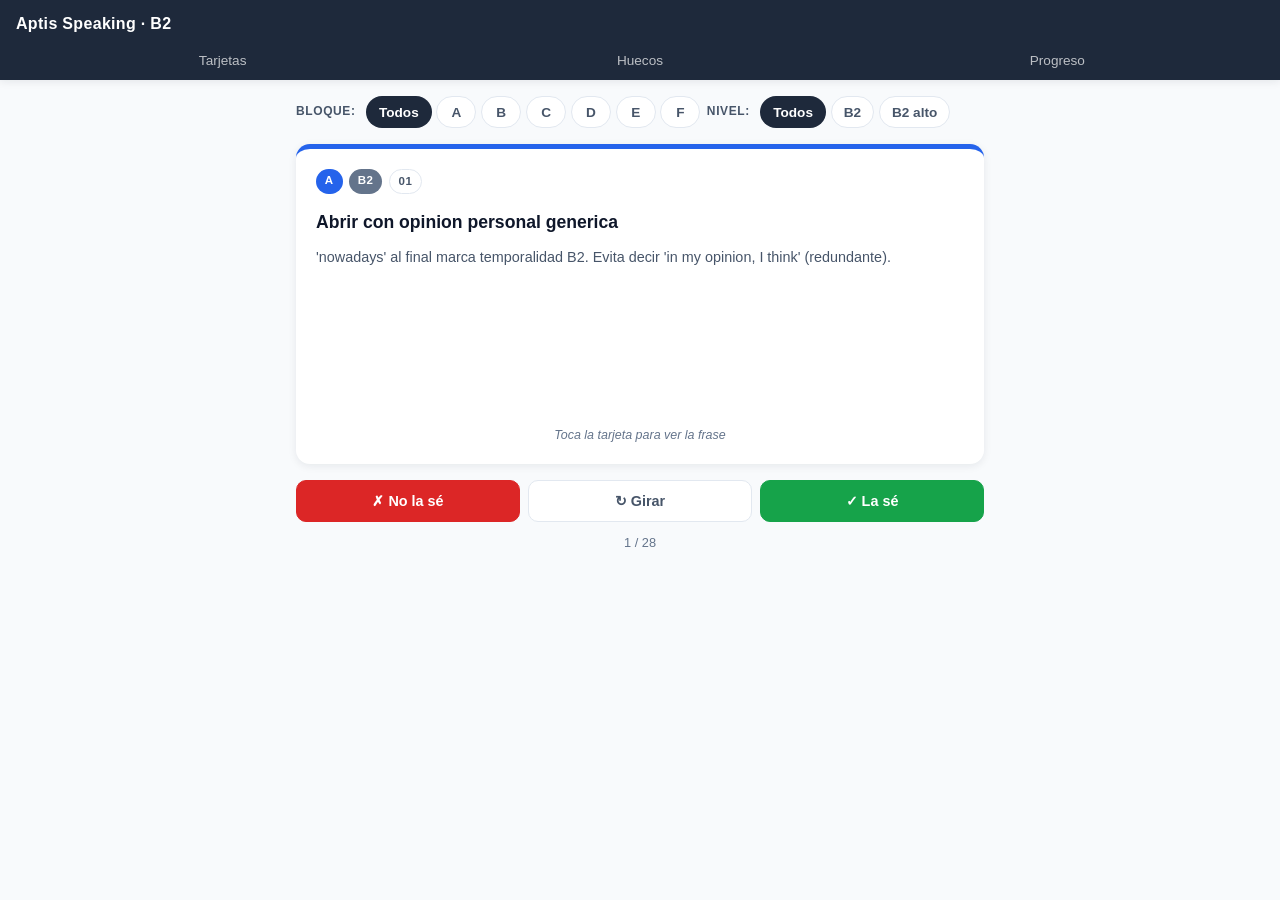
<file: v1/index.html>
<!DOCTYPE html>
<html lang="es">
<head>
  <meta charset="UTF-8">
  <meta name="viewport" content="width=device-width, initial-scale=1.0, maximum-scale=1.0">
  <meta name="theme-color" content="#1e293b">
  <title>Aptis Speaking · Frases-molde B2</title>
  <link rel="stylesheet" href="css/style.css">
</head>
<body>

  <!-- Cabecera con navegacion entre vistas -->
  <header class="app-header">
    <h1 class="app-title">Aptis Speaking · B2</h1>
    <nav class="tabs" role="tablist" aria-label="Vistas de la app">
      <button class="tab" data-view="cards"     role="tab" aria-selected="true">Tarjetas</button>
      <button class="tab" data-view="practice"  role="tab" aria-selected="false">Huecos</button>
      <button class="tab" data-view="dashboard" role="tab" aria-selected="false">Progreso</button>
    </nav>
  </header>

  <main class="app-main">

    <!-- VISTA 1: TARJETAS -->
    <section id="view-cards" class="view view-active" aria-label="Tarjetas de estudio">
      <div class="filters">
        <label class="filter-label">Bloque:</label>
        <div class="block-filter" id="block-filter">
          <button class="block-btn active" data-block="ALL">Todos</button>
          <button class="block-btn" data-block="A" style="--bc:#2563eb">A</button>
          <button class="block-btn" data-block="B" style="--bc:#16a34a">B</button>
          <button class="block-btn" data-block="C" style="--bc:#ca8a04">C</button>
          <button class="block-btn" data-block="D" style="--bc:#9333ea">D</button>
          <button class="block-btn" data-block="E" style="--bc:#dc2626">E</button>
          <button class="block-btn" data-block="F" style="--bc:#475569">F</button>
        </div>
        <label class="filter-label">Nivel:</label>
        <div class="level-filter" id="level-filter">
          <button class="level-btn active" data-level="ALL">Todos</button>
          <button class="level-btn" data-level="b2">B2</button>
          <button class="level-btn" data-level="b2-high">B2 alto</button>
        </div>
      </div>

      <div class="card-stage">
        <div class="card" id="card" tabindex="0">
          <!-- ANVERSO -->
          <div class="card-face card-front">
            <div class="card-badges">
              <span class="badge badge-block" id="card-block">A</span>
              <span class="badge badge-level" id="card-level">B2</span>
              <span class="badge badge-id"    id="card-id">01</span>
            </div>
            <div class="card-body">
              <p class="card-function" id="card-function">Función</p>
              <p class="card-trick" id="card-trick">Truco</p>
              <p class="card-hint">Toca la tarjeta para ver la frase</p>
            </div>
          </div>
          <!-- REVERSO -->
          <div class="card-face card-back">
            <div class="card-badges">
              <span class="badge badge-block" id="card-block-b">A</span>
              <span class="badge badge-id"    id="card-id-b">01</span>
            </div>
            <p class="card-template" id="card-template">Frase</p>
            <button class="btn-listen" id="btn-listen" type="button" aria-label="Escuchar frase">
              🔊 Escuchar
            </button>
          </div>
        </div>
      </div>

      <div class="card-actions">
        <button class="btn btn-no"  id="btn-no"  type="button">✗ No la sé</button>
        <button class="btn btn-flip" id="btn-flip" type="button">↻ Girar</button>
        <button class="btn btn-yes" id="btn-yes" type="button">✓ La sé</button>
      </div>

      <p class="card-counter" id="card-counter">— / —</p>
    </section>

    <!-- VISTA 2: HUECOS -->
    <section id="view-practice" class="view" aria-label="Ejercicios de huecos">
      <div class="filters">
        <label class="filter-label">Bloque:</label>
        <div class="block-filter" id="block-filter-practice">
          <button class="block-btn active" data-block="ALL">Todos</button>
          <button class="block-btn" data-block="A" style="--bc:#2563eb">A</button>
          <button class="block-btn" data-block="B" style="--bc:#16a34a">B</button>
          <button class="block-btn" data-block="C" style="--bc:#ca8a04">C</button>
          <button class="block-btn" data-block="D" style="--bc:#9333ea">D</button>
          <button class="block-btn" data-block="E" style="--bc:#dc2626">E</button>
          <button class="block-btn" data-block="F" style="--bc:#475569">F</button>
        </div>
      </div>

      <div class="practice-stage">
        <div class="practice-badges">
          <span class="badge badge-block" id="practice-block">A</span>
          <span class="badge badge-id" id="practice-id">01</span>
        </div>
        <p class="practice-function" id="practice-function">Función</p>
        <p class="practice-sentence" id="practice-sentence"></p>
        <div class="practice-feedback" id="practice-feedback" aria-live="polite"></div>
      </div>

      <div class="practice-actions">
        <button class="btn btn-check" id="btn-check" type="button">Comprobar</button>
        <button class="btn btn-next"  id="btn-next"  type="button">Siguiente →</button>
      </div>

      <p class="card-counter" id="practice-counter">— / —</p>
    </section>

    <!-- VISTA 3: DASHBOARD -->
    <section id="view-dashboard" class="view" aria-label="Progreso">
      <div class="dash-summary">
        <div class="dash-card">
          <span class="dash-label">Frases "La sé"</span>
          <span class="dash-value" id="dash-known">0 / 28</span>
        </div>
        <div class="dash-card">
          <span class="dash-label">Aciertos en huecos</span>
          <span class="dash-value" id="dash-accuracy">— %</span>
        </div>
        <div class="dash-card">
          <span class="dash-label">Estado SCORM</span>
          <span class="dash-value" id="dash-status">—</span>
        </div>
      </div>

      <h2 class="dash-section">Progreso por bloque</h2>
      <div class="dash-blocks" id="dash-blocks"></div>

      <div class="dash-actions">
        <button class="btn btn-reset" id="btn-reset" type="button">Reiniciar progreso</button>
      </div>

      <p class="dash-note">
        El progreso se guarda automáticamente. En Moodle se sincroniza con SCORM;
        fuera de Moodle queda en este navegador.
      </p>
    </section>

  </main>

  <!-- API SCORM 1.2 (puede inyectarla Moodle como window.API) -->
  <script src="js/scorm.js"></script>
  <script src="js/app.js"></script>
</body>
</html>
</file>
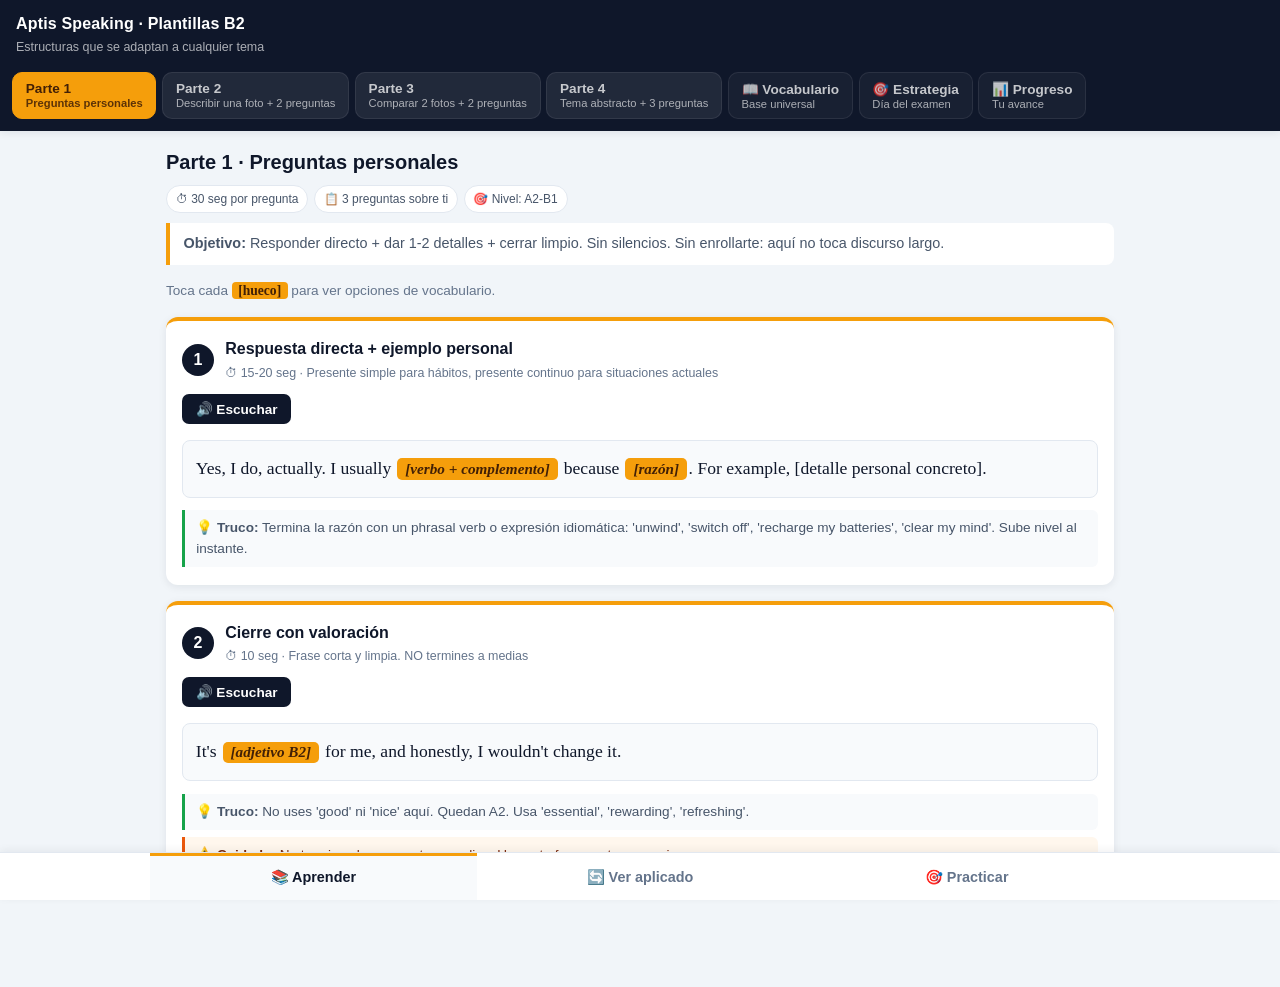
<file: v2/index.html>
<!DOCTYPE html>
<html lang="es">
<head>
  <meta charset="UTF-8">
  <meta name="viewport" content="width=device-width, initial-scale=1.0">
  <meta name="theme-color" content="#0f172a">
  <title>Aptis Speaking · Plantillas B2</title>
  <link rel="stylesheet" href="css/style.css">
</head>
<body>

  <header class="app-header">
    <div class="header-row">
      <h1 class="app-title">Aptis Speaking · Plantillas B2</h1>
      <p class="app-subtitle" id="app-subtitle">Estructuras que se adaptan a cualquier tema</p>
    </div>

    <!-- Navegación de partes -->
    <nav class="part-nav" id="part-nav" role="tablist" aria-label="Partes del examen">
      <!-- Se rellena dinámicamente: Parte 1, 2, 3, 4, Vocabulario, Estrategia, Progreso -->
    </nav>
  </header>

  <main class="app-main" id="app-main">
    <!-- El contenido se monta aquí dinámicamente según la parte/sección seleccionada -->
    <p class="loading">Cargando contenido…</p>
  </main>

  <!-- Pie discreto con selector de modo (solo visible en partes 1-4) -->
  <footer class="mode-footer" id="mode-footer" hidden>
    <div class="mode-tabs" role="tablist" aria-label="Modo de estudio">
      <button class="mode-tab active" data-mode="aprender"   role="tab">📚 Aprender</button>
      <button class="mode-tab"        data-mode="aplicado"   role="tab">🔄 Ver aplicado</button>
      <button class="mode-tab"        data-mode="practicar"  role="tab">🎯 Practicar</button>
    </div>
  </footer>

  <script src="js/scorm.js"></script>
  <script src="js/app.js"></script>
</body>
</html>
</file>
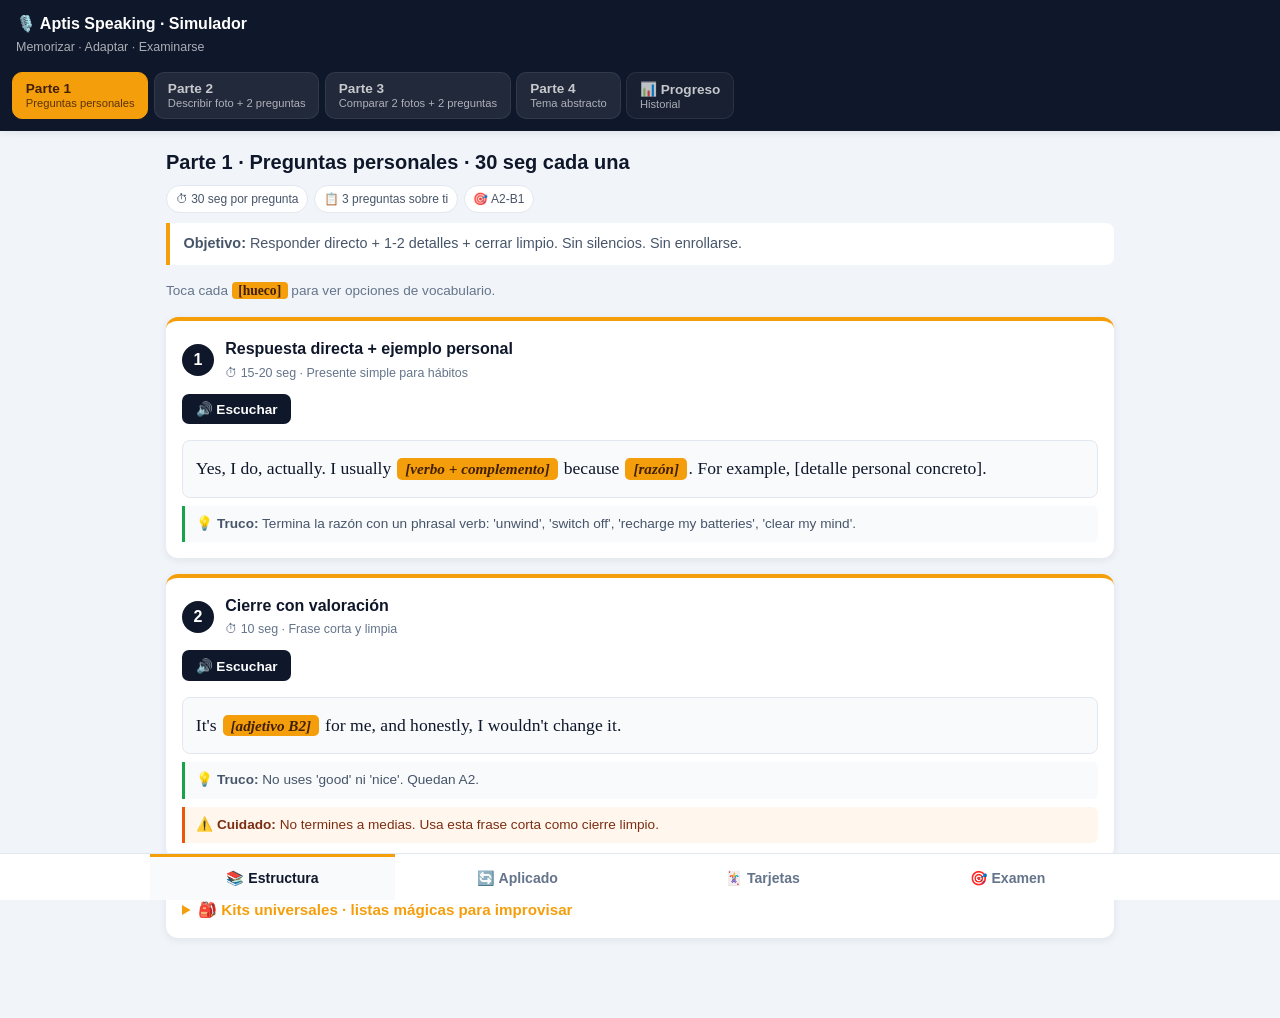
<file: v3/index.html>
<!DOCTYPE html>
<html lang="es">
<head>
  <meta charset="UTF-8">
  <meta name="viewport" content="width=device-width, initial-scale=1.0">
  <meta name="theme-color" content="#0f172a">
  <title>Aptis Speaking · Simulador</title>
  <link rel="stylesheet" href="css/style.css">
</head>
<body>

  <header class="app-header">
    <div class="header-row">
      <h1 class="app-title">🎙️ Aptis Speaking · Simulador</h1>
      <p class="app-subtitle">Memorizar · Adaptar · Examinarse</p>
    </div>
    <nav class="part-nav" id="part-nav" role="tablist" aria-label="Secciones"></nav>
  </header>

  <main class="app-main" id="app-main">
    <p class="loading">Cargando…</p>
  </main>

  <!-- Footer con tabs de modo (solo visible en partes) -->
  <footer class="mode-footer" id="mode-footer" hidden>
    <div class="mode-tabs" role="tablist" aria-label="Modo">
      <button class="mode-tab active" data-mode="estructura" role="tab">📚 Estructura</button>
      <button class="mode-tab"        data-mode="aplicado"   role="tab">🔄 Aplicado</button>
      <button class="mode-tab"        data-mode="tarjetas"   role="tab">🃏 Tarjetas</button>
      <button class="mode-tab"        data-mode="examen"     role="tab">🎯 Examen</button>
    </div>
  </footer>

  <script src="js/scorm.js"></script>
  <script src="js/examen.js"></script>
  <script src="js/motor.js"></script>
</body>
</html>
</file>
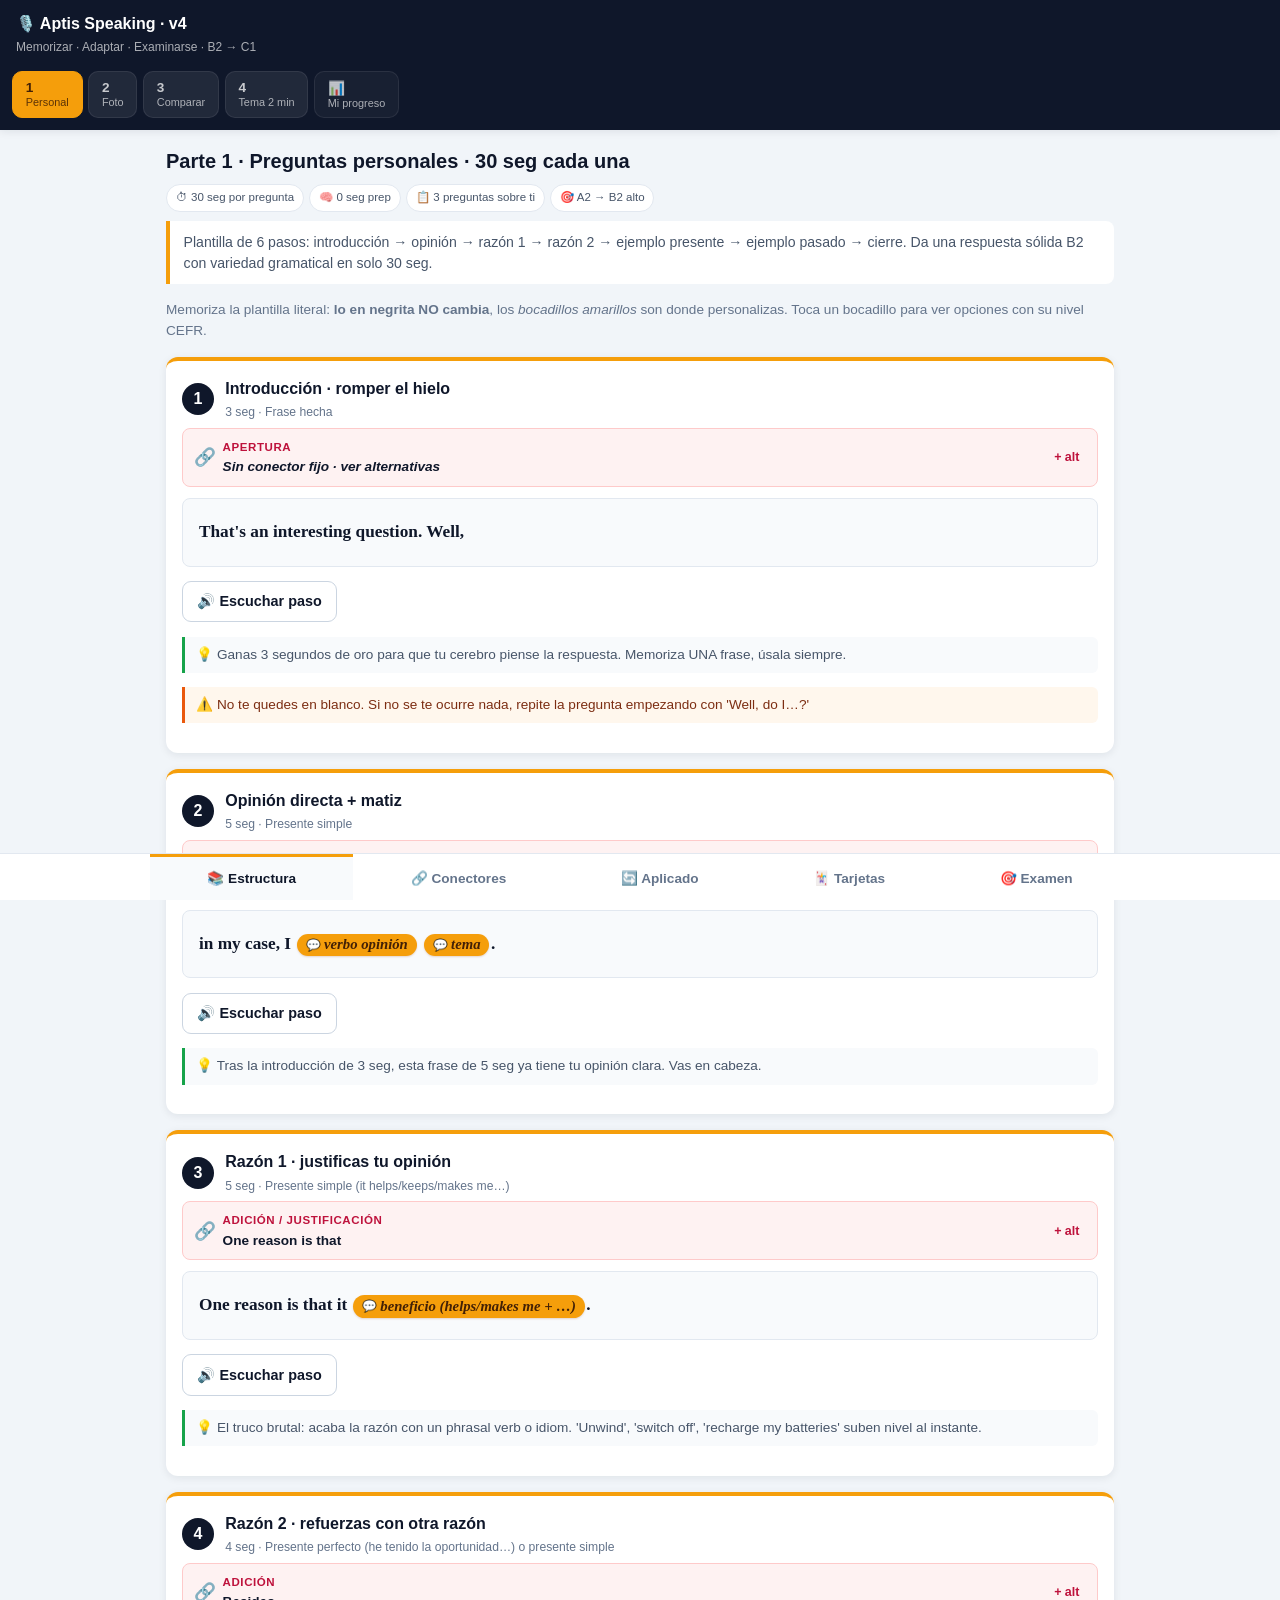
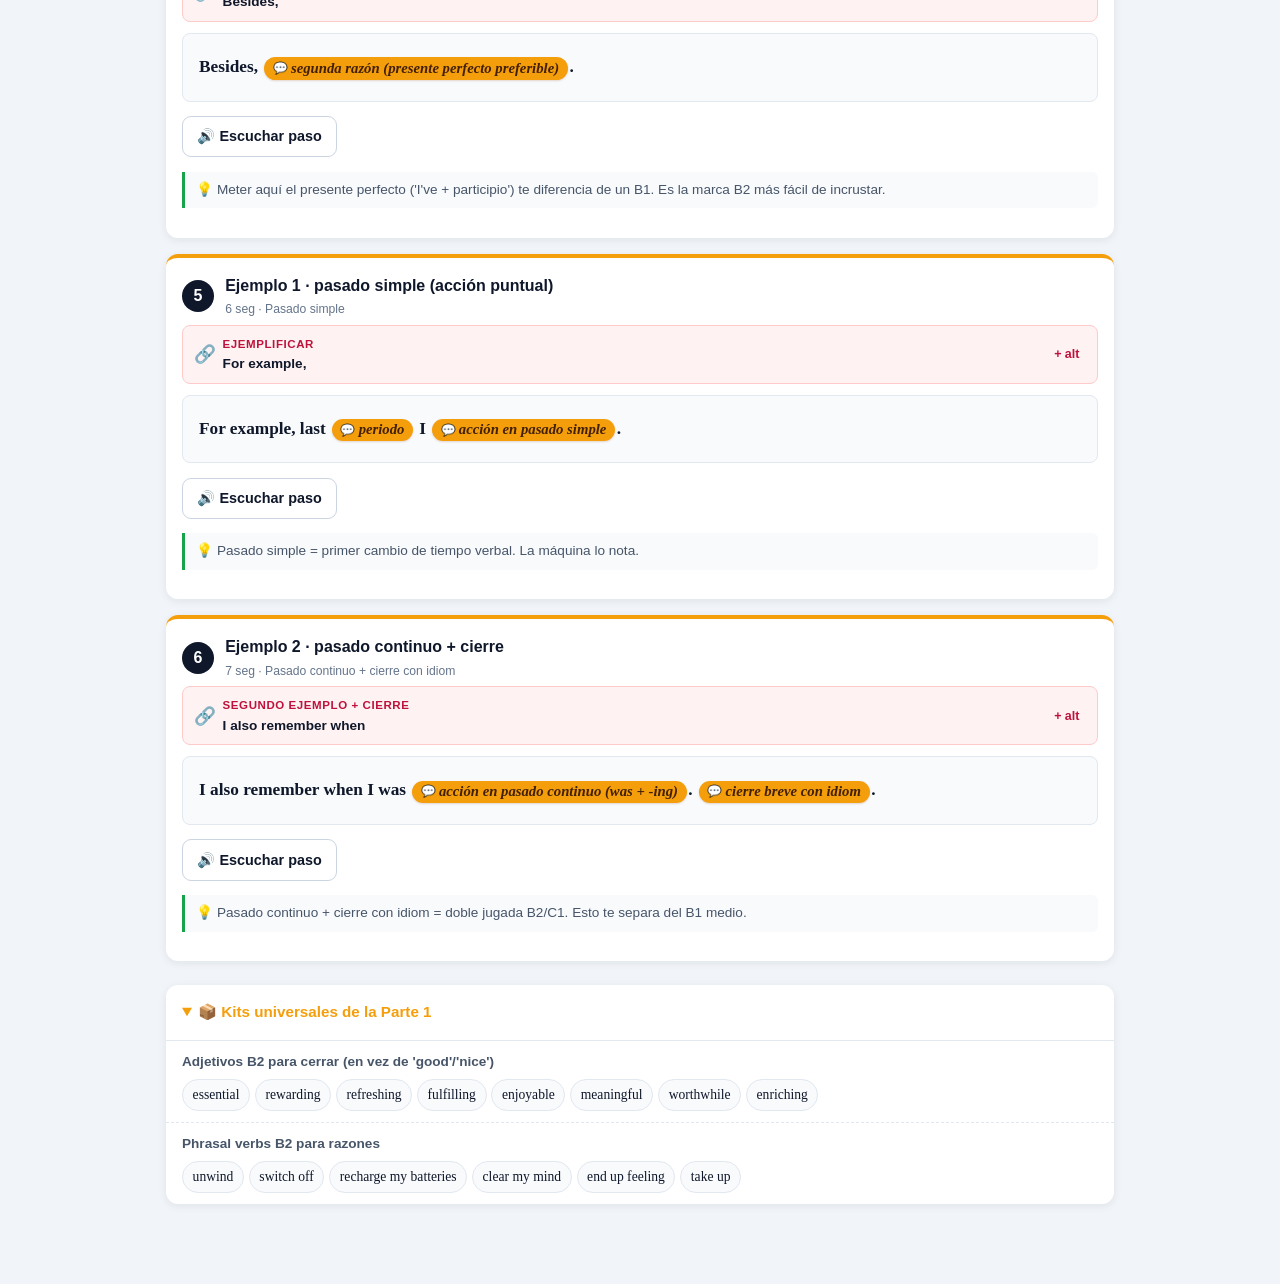
<file: v4/index.html>
<!DOCTYPE html>
<html lang="es">
<head>
  <meta charset="UTF-8">
  <meta name="viewport" content="width=device-width, initial-scale=1.0">
  <meta name="theme-color" content="#0f172a">
  <title>Aptis Speaking · Simulador v4</title>
  <link rel="stylesheet" href="css/style.css">
</head>
<body>

  <header class="app-header">
    <div class="header-row">
      <h1 class="app-title">🎙️ Aptis Speaking · v4</h1>
      <p class="app-subtitle">Memorizar · Adaptar · Examinarse · B2 → C1</p>
    </div>
    <nav class="part-nav" id="part-nav" role="tablist" aria-label="Secciones"></nav>
  </header>

  <main class="app-main" id="app-main">
    <p class="loading">Cargando…</p>
  </main>

  <footer class="mode-footer" id="mode-footer" hidden>
    <div class="mode-tabs" role="tablist" aria-label="Modo">
      <button class="mode-tab active" data-mode="estructura" role="tab">📚 Estructura</button>
      <button class="mode-tab"        data-mode="conectores"  role="tab">🔗 Conectores</button>
      <button class="mode-tab"        data-mode="aplicado"    role="tab">🔄 Aplicado</button>
      <button class="mode-tab"        data-mode="tarjetas"    role="tab">🃏 Tarjetas</button>
      <button class="mode-tab"        data-mode="examen"      role="tab">🎯 Examen</button>
    </div>
  </footer>

  <!-- Bocadillo (popover) reutilizable, montado en body para no romper z-index -->
  <div class="popover" id="popover" hidden role="dialog" aria-modal="false"></div>

  <script src="js/scorm.js"></script>
  <script src="js/examen.js"></script>
  <script src="js/motor.js"></script>
</body>
</html>
</file>
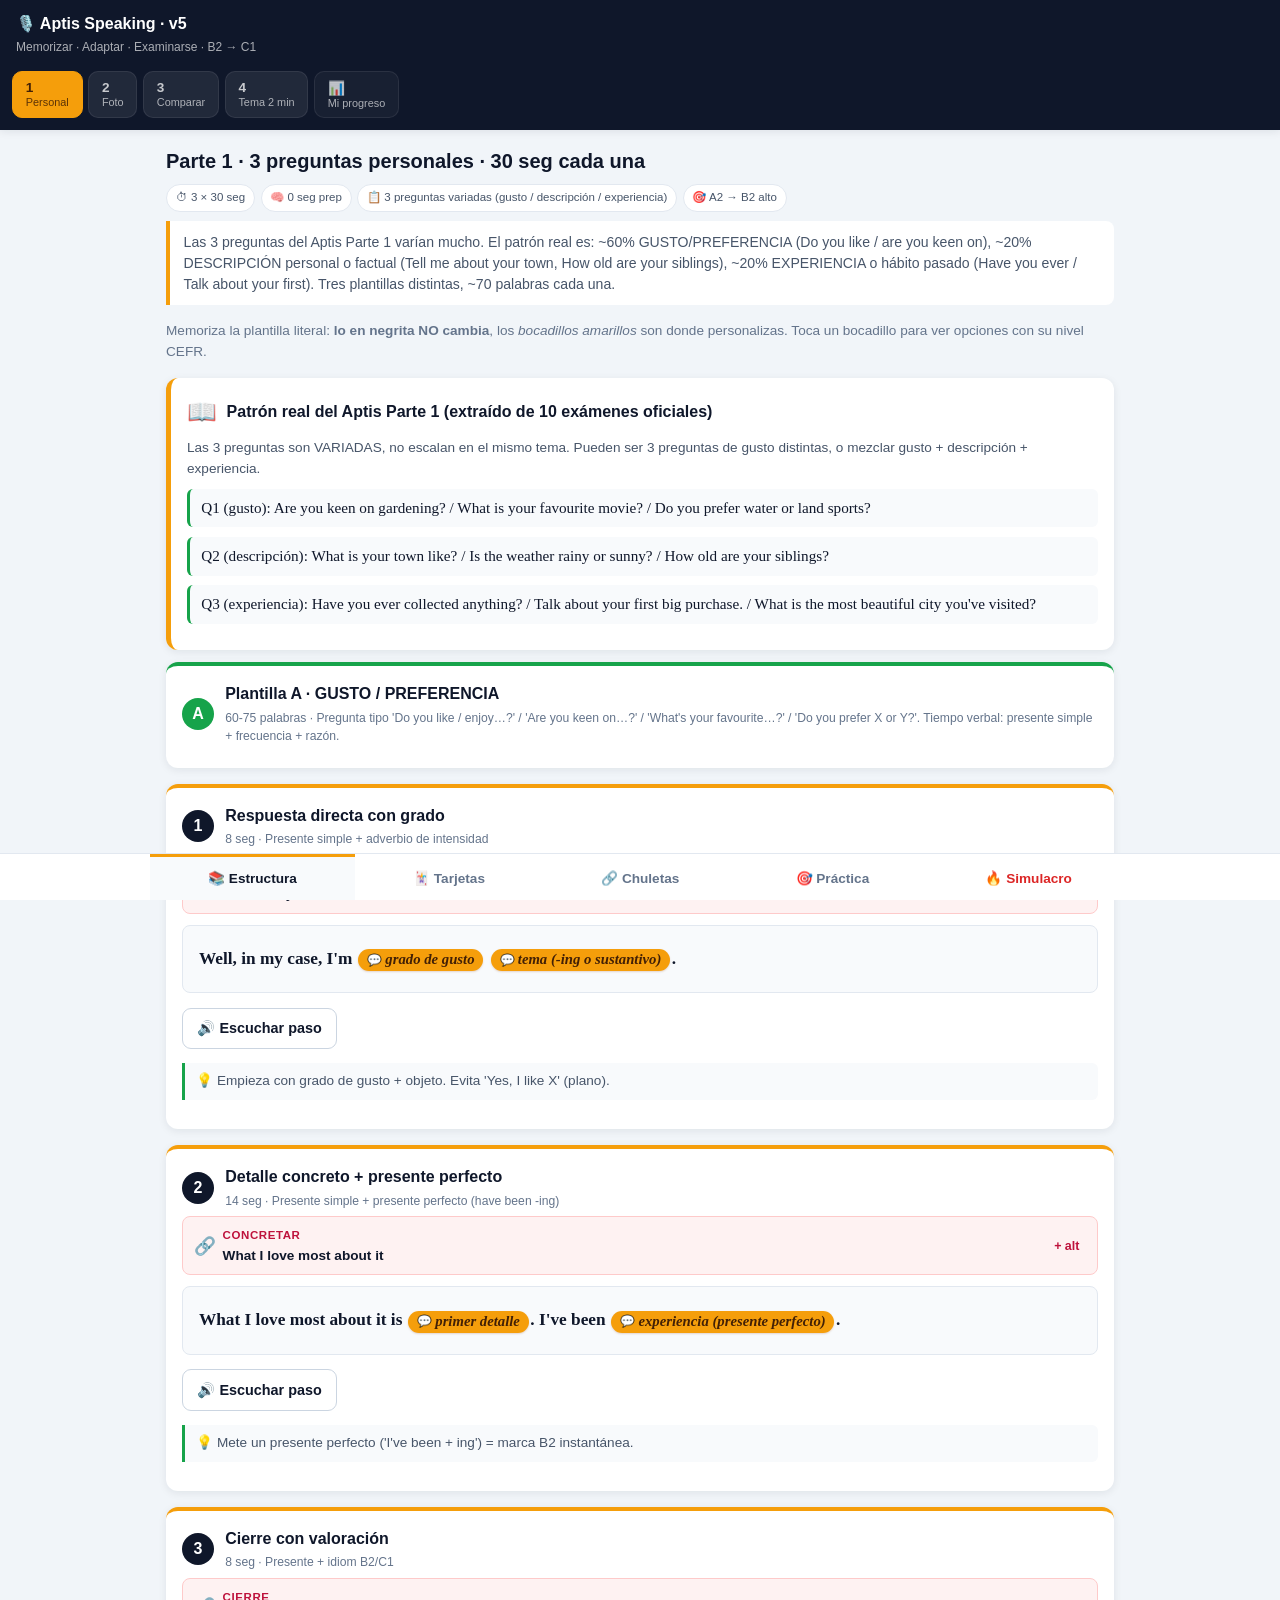
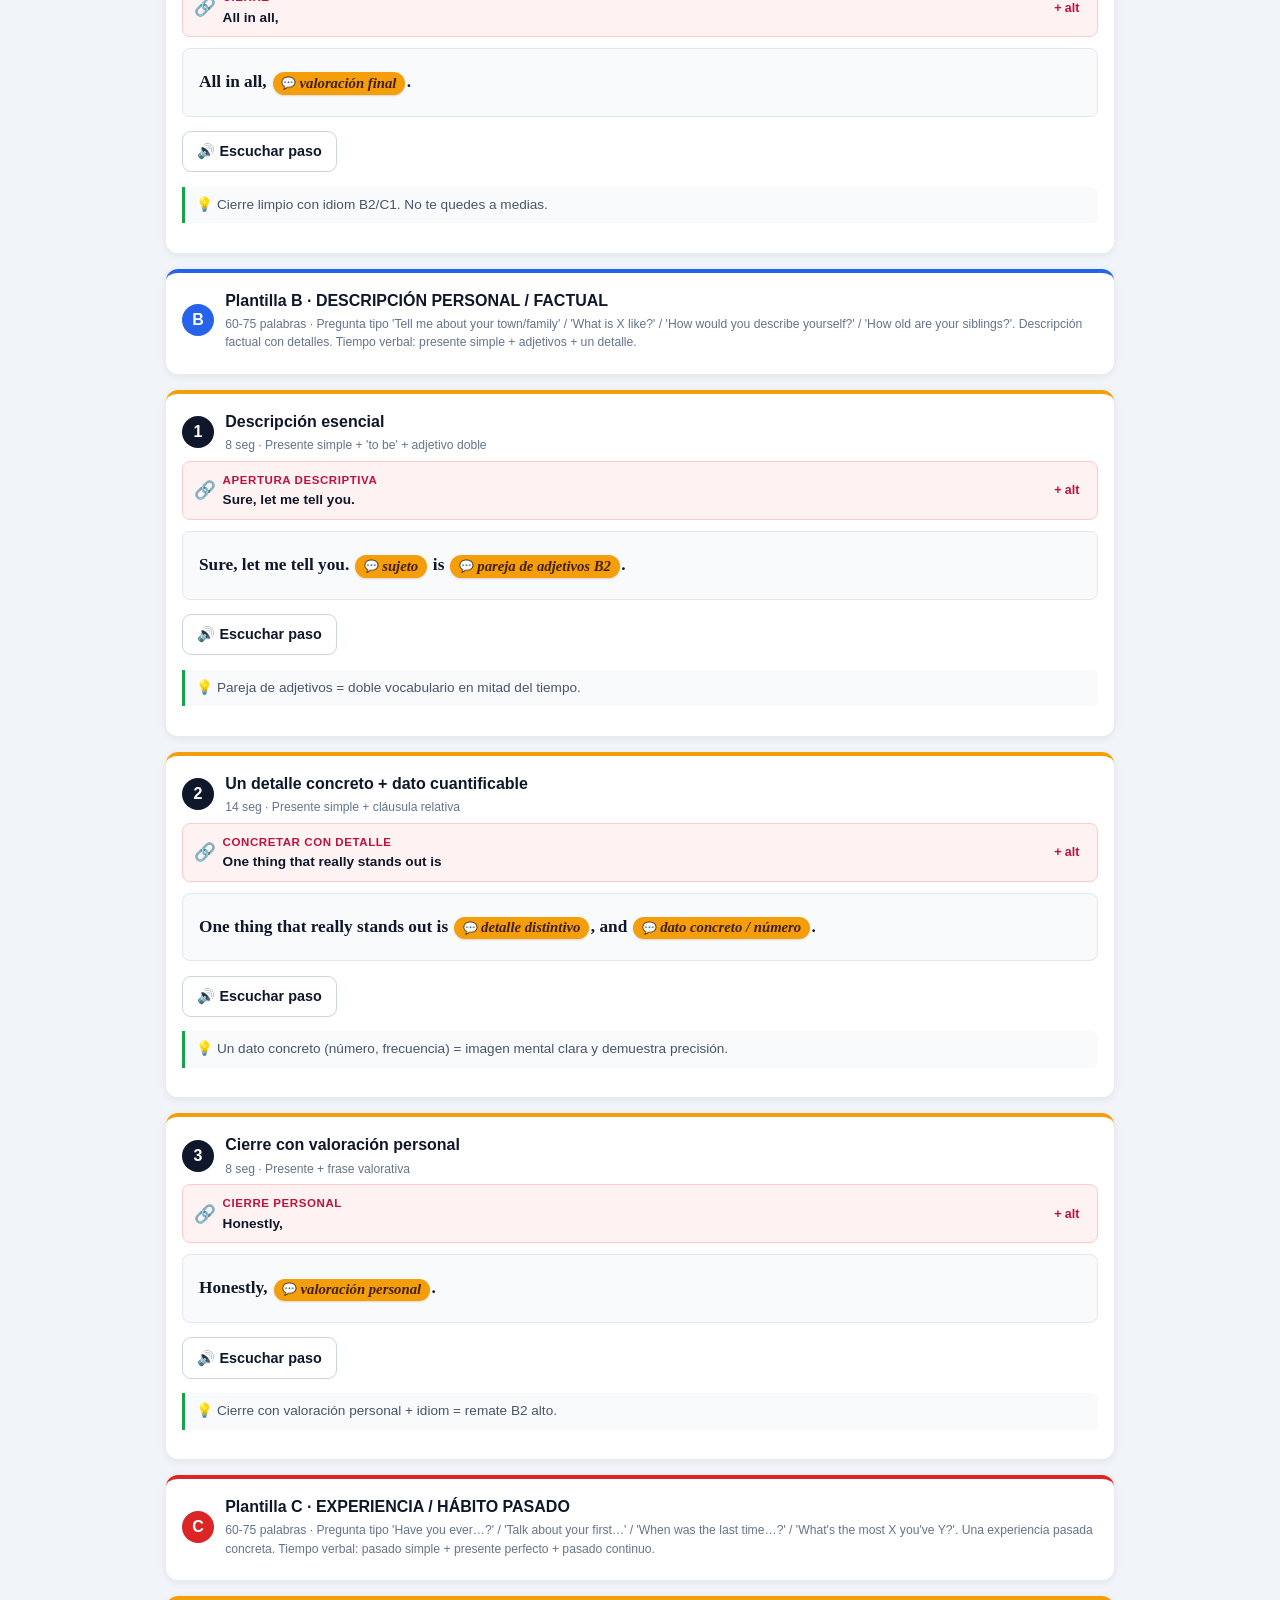
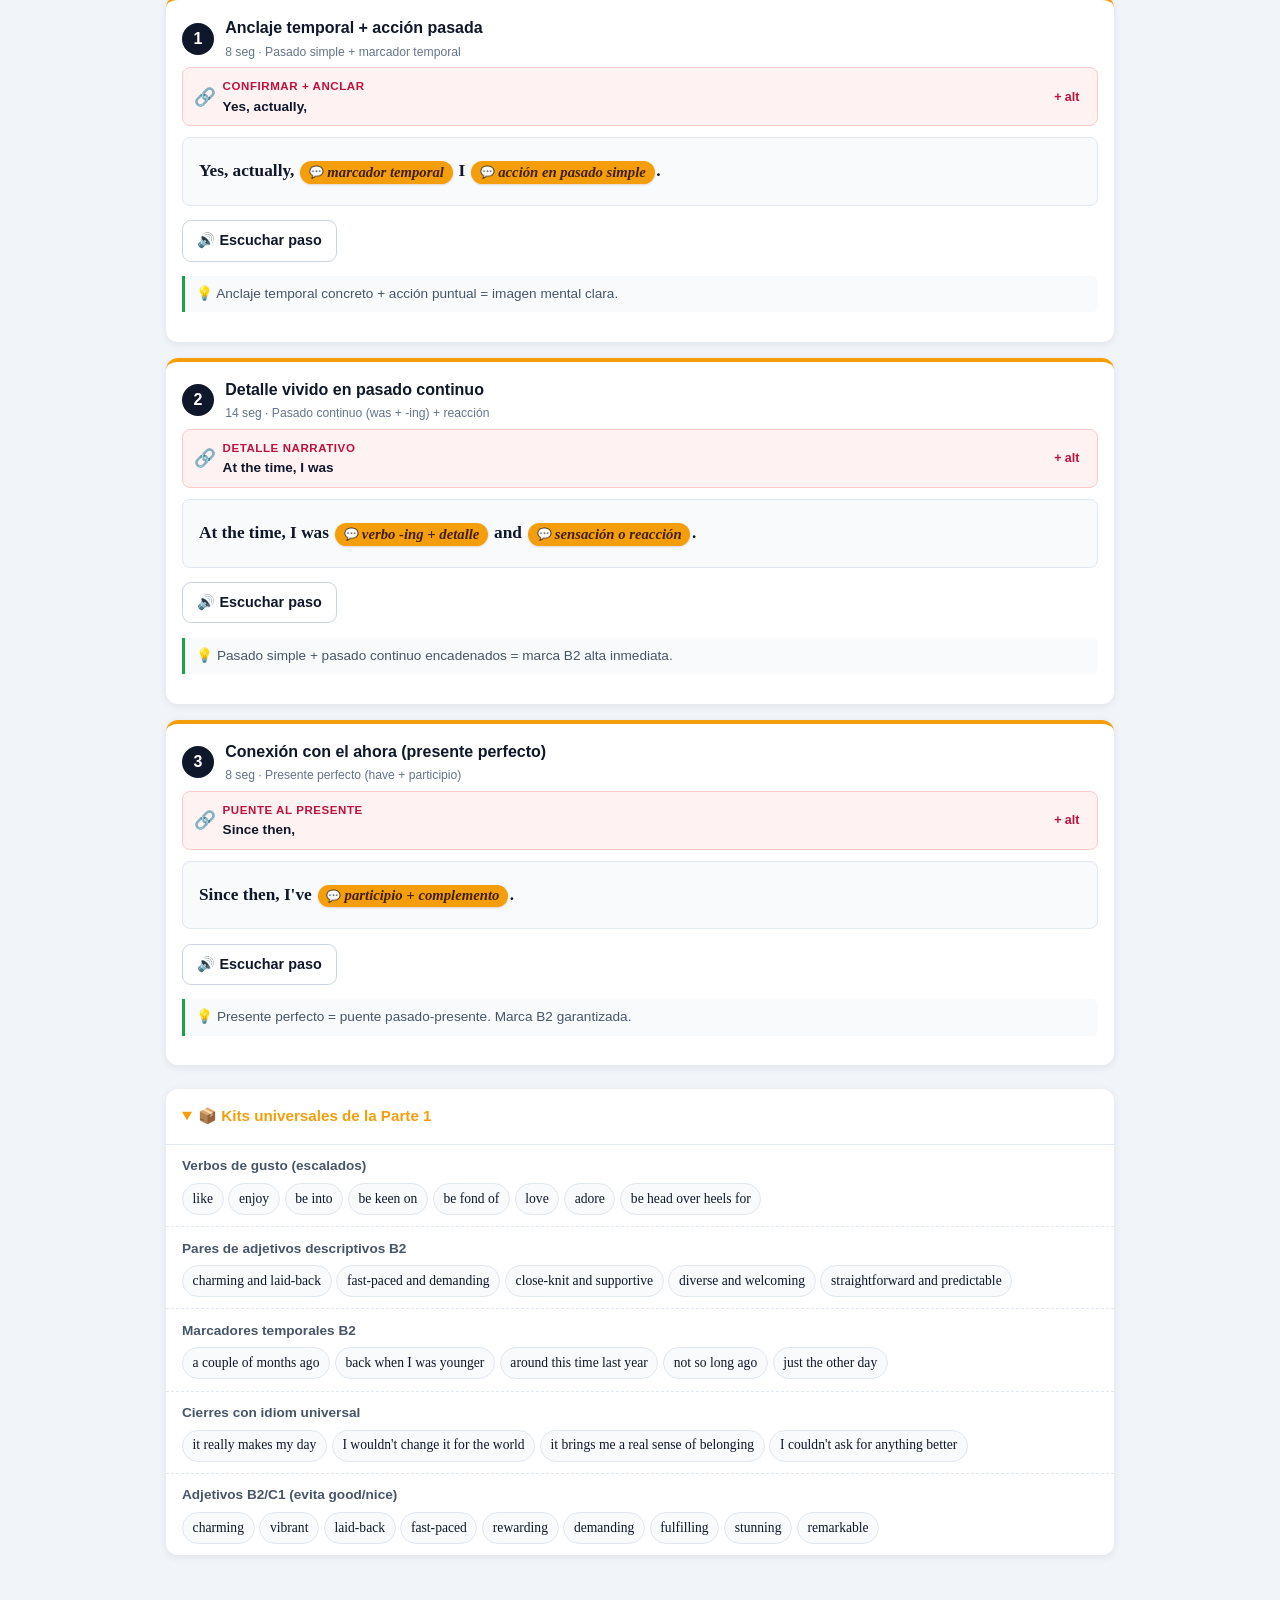
<file: v5/index.html>
<!DOCTYPE html>
<html lang="es">
<head>
  <meta charset="UTF-8">
  <meta name="viewport" content="width=device-width, initial-scale=1.0">
  <meta name="theme-color" content="#0f172a">
  <title>Aptis Speaking · Simulador v5</title>
  <link rel="stylesheet" href="css/style.css">
</head>
<body>

  <header class="app-header">
    <div class="header-row">
      <h1 class="app-title">🎙️ Aptis Speaking · v5</h1>
      <p class="app-subtitle">Memorizar · Adaptar · Examinarse · B2 → C1</p>
    </div>
    <nav class="part-nav" id="part-nav" role="tablist" aria-label="Secciones"></nav>
  </header>

  <main class="app-main" id="app-main">
    <p class="loading">Cargando…</p>
  </main>

  <footer class="mode-footer" id="mode-footer" hidden>
    <div class="mode-tabs" role="tablist" aria-label="Modo">
      <button class="mode-tab active" data-mode="estructura" role="tab">📚 Estructura</button>
      <button class="mode-tab"        data-mode="tarjetas"    role="tab">🃏 Tarjetas</button>
      <button class="mode-tab"        data-mode="conectores"  role="tab">🔗 Chuletas</button>
      <button class="mode-tab"        data-mode="examen"      role="tab">🎯 Práctica</button>
      <button class="mode-tab mode-tab-rojo" data-mode="simulacro" role="tab">🔥 Simulacro</button>
    </div>
  </footer>

  <!-- Bocadillo (popover) reutilizable, montado en body para no romper z-index -->
  <div class="popover" id="popover" hidden role="dialog" aria-modal="false"></div>

  <script src="js/scorm.js"></script>
  <script src="js/examen.js"></script>
  <script src="js/motor.js"></script>
</body>
</html>
</file>
<file: v1/css/style.css>
/* =============================================================================
 * Aptis Speaking v1 — style.css
 * Mobile-first. Tipografia serif para frases, sans-serif para UI.
 * Colores por bloque via variable --block-color.
 * ============================================================================= */

:root {
  --bg:         #f8fafc;
  --surface:    #ffffff;
  --ink:        #0f172a;
  --ink-soft:   #475569;
  --line:       #e2e8f0;
  --primary:    #1e293b;
  --ok:         #16a34a;
  --bad:        #dc2626;
  --warn:       #ca8a04;
  --neutral:    #64748b;
  --block-color:#1e293b;
  --shadow:     0 2px 8px rgba(15, 23, 42, 0.08);
}

* { box-sizing: border-box; }

html, body {
  margin: 0;
  padding: 0;
  background: var(--bg);
  color: var(--ink);
  font-family: -apple-system, BlinkMacSystemFont, "Segoe UI", Roboto,
               "Helvetica Neue", Arial, sans-serif;
  font-size: 16px;
  line-height: 1.45;
  -webkit-font-smoothing: antialiased;
  -webkit-text-size-adjust: 100%;
}

/* ============== CABECERA / NAV ============== */
.app-header {
  position: sticky;
  top: 0;
  z-index: 10;
  background: var(--primary);
  color: #fff;
  padding: 0.75rem 1rem 0;
  box-shadow: var(--shadow);
}

.app-title {
  margin: 0 0 0.5rem;
  font-size: 1rem;
  font-weight: 600;
  letter-spacing: 0.02em;
}

.tabs {
  display: flex;
  gap: 0.25rem;
}

.tab {
  flex: 1;
  background: transparent;
  color: rgba(255,255,255,0.7);
  border: none;
  padding: 0.6rem 0.4rem;
  font-size: 0.85rem;
  font-weight: 500;
  font-family: inherit;
  border-bottom: 3px solid transparent;
  cursor: pointer;
  transition: color 0.15s, border-color 0.15s;
}
.tab.active {
  color: #fff;
  border-bottom-color: #fbbf24;
}
.tab:focus-visible {
  outline: 2px solid #fbbf24;
  outline-offset: 2px;
}

/* ============== MAIN / VIEWS ============== */
.app-main {
  padding: 1rem;
  max-width: 720px;
  margin: 0 auto;
  padding-bottom: 4rem;
}

.view { display: none; }
.view-active { display: block; }

/* ============== FILTROS ============== */
.filters {
  display: flex;
  flex-direction: column;
  gap: 0.4rem;
  margin-bottom: 1rem;
}
.filter-label {
  font-size: 0.75rem;
  text-transform: uppercase;
  letter-spacing: 0.05em;
  color: var(--ink-soft);
  font-weight: 600;
}
.block-filter, .level-filter {
  display: flex;
  flex-wrap: wrap;
  gap: 0.3rem;
}
.block-btn, .level-btn {
  flex: 0 0 auto;
  min-width: 2.5rem;
  padding: 0.45rem 0.75rem;
  background: var(--surface);
  color: var(--ink-soft);
  border: 1px solid var(--line);
  border-radius: 999px;
  font-size: 0.85rem;
  font-weight: 600;
  font-family: inherit;
  cursor: pointer;
  transition: all 0.15s;
}
.block-btn.active {
  background: var(--bc, var(--primary));
  color: #fff;
  border-color: transparent;
}
.level-btn.active {
  background: var(--primary);
  color: #fff;
  border-color: transparent;
}

/* ============== TARJETA ============== */
.card-stage {
  perspective: 1200px;
  margin: 1rem 0;
  min-height: 320px;
}

.card {
  position: relative;
  width: 100%;
  min-height: 320px;
  cursor: pointer;
  transform-style: preserve-3d;
  transition: transform 0.4s cubic-bezier(0.4, 0.0, 0.2, 1);
}
.card.flipped {
  transform: rotateY(180deg);
}
.card:focus-visible {
  outline: 3px solid var(--block-color);
  outline-offset: 4px;
}

.card-face {
  position: absolute;
  inset: 0;
  background: var(--surface);
  border-radius: 14px;
  box-shadow: var(--shadow);
  padding: 1.25rem;
  display: flex;
  flex-direction: column;
  backface-visibility: hidden;
  -webkit-backface-visibility: hidden;
  border-top: 5px solid var(--block-color);
}
.card-back {
  transform: rotateY(180deg);
}

.card-badges {
  display: flex;
  gap: 0.4rem;
  margin-bottom: 1rem;
  flex-wrap: wrap;
}

.badge {
  display: inline-block;
  padding: 0.2rem 0.55rem;
  border-radius: 999px;
  font-size: 0.72rem;
  font-weight: 700;
  letter-spacing: 0.05em;
  color: #fff;
}
.badge-block {
  background: var(--block-color);
}
.badge-level {
  background: var(--neutral);
}
.badge-id {
  background: transparent;
  color: var(--ink-soft);
  border: 1px solid var(--line);
}

.card-body {
  flex: 1;
  display: flex;
  flex-direction: column;
  justify-content: center;
}

.card-function {
  margin: 0 0 0.75rem;
  font-size: 1.1rem;
  font-weight: 600;
  color: var(--ink);
}
.card-trick {
  margin: 0 0 1.25rem;
  font-size: 0.9rem;
  color: var(--ink-soft);
  line-height: 1.5;
}
.card-hint {
  margin: auto 0 0;
  font-size: 0.78rem;
  color: var(--neutral);
  text-align: center;
  font-style: italic;
}

.card-template {
  margin: 0 0 1.25rem;
  font-family: Georgia, "Times New Roman", serif;
  font-size: 1.15rem;
  line-height: 1.55;
  color: var(--ink);
}

.btn-listen {
  align-self: flex-start;
  margin-top: auto;
  background: var(--block-color);
  color: #fff;
  border: none;
  padding: 0.55rem 1rem;
  border-radius: 8px;
  font-size: 0.9rem;
  font-weight: 600;
  font-family: inherit;
  cursor: pointer;
}

/* ============== BOTONES ACCION ============== */
.card-actions, .practice-actions {
  display: flex;
  gap: 0.5rem;
  margin-top: 1rem;
}

.btn {
  flex: 1;
  padding: 0.75rem 0.5rem;
  border: 1px solid var(--line);
  background: var(--surface);
  color: var(--ink);
  border-radius: 10px;
  font-size: 0.9rem;
  font-weight: 600;
  font-family: inherit;
  cursor: pointer;
  transition: all 0.15s;
}
.btn:active { transform: scale(0.97); }
.btn:disabled {
  opacity: 0.4;
  cursor: not-allowed;
}

.btn-yes { color: var(--ok); border-color: var(--ok); }
.btn-yes.selected { background: var(--ok); color: #fff; }
.btn-no  { color: var(--bad); border-color: var(--bad); }
.btn-no.selected { background: var(--bad); color: #fff; }
.btn-flip { color: var(--ink-soft); }

.btn-check {
  background: var(--primary);
  color: #fff;
  border-color: var(--primary);
}
.btn-next { color: var(--ink-soft); }

.btn-reset {
  background: var(--surface);
  color: var(--bad);
  border-color: var(--bad);
  max-width: 280px;
  margin: 0 auto;
  display: block;
}

.card-counter {
  text-align: center;
  margin: 0.75rem 0 0;
  font-size: 0.8rem;
  color: var(--neutral);
}

/* ============== HUECOS ============== */
.practice-stage {
  background: var(--surface);
  border-radius: 14px;
  box-shadow: var(--shadow);
  padding: 1.25rem;
  border-top: 5px solid var(--block-color);
  margin: 1rem 0;
}

.practice-badges {
  display: flex;
  gap: 0.4rem;
  margin-bottom: 0.75rem;
}

.practice-function {
  margin: 0 0 1rem;
  font-size: 0.95rem;
  color: var(--ink-soft);
  font-style: italic;
}

.practice-sentence {
  font-family: Georgia, "Times New Roman", serif;
  font-size: 1.1rem;
  line-height: 2;
  color: var(--ink);
}

.gap-input {
  display: inline-block;
  font-family: Georgia, "Times New Roman", serif;
  font-size: 1rem;
  padding: 0.15rem 0.4rem;
  margin: 0 0.1rem;
  border: none;
  border-bottom: 2px solid var(--block-color);
  background: transparent;
  color: var(--ink);
  min-width: 4ch;
  max-width: 14ch;
  text-align: center;
}
.gap-input:focus {
  outline: none;
  background: rgba(30, 41, 59, 0.05);
}
.gap-input.gap-ok {
  background: rgba(22, 163, 74, 0.12);
  border-bottom-color: var(--ok);
  color: var(--ok);
}
.gap-input.gap-bad {
  background: rgba(220, 38, 38, 0.12);
  border-bottom-color: var(--bad);
  color: var(--bad);
}

.practice-feedback {
  margin-top: 1rem;
  padding: 0.6rem 0.8rem;
  border-radius: 8px;
  font-size: 0.9rem;
  font-weight: 600;
  min-height: 1.2em;
}
.practice-feedback:empty {
  padding: 0;
  background: transparent;
}
.feedback-ok      { background: rgba(22, 163, 74, 0.12);  color: var(--ok); }
.feedback-bad     { background: rgba(220, 38, 38, 0.12);  color: var(--bad); }
.feedback-neutral { background: rgba(100, 116, 139, 0.12); color: var(--ink-soft); }

/* ============== DASHBOARD ============== */
.dash-summary {
  display: grid;
  grid-template-columns: 1fr;
  gap: 0.6rem;
  margin-bottom: 1.5rem;
}
@media (min-width: 540px) {
  .dash-summary { grid-template-columns: repeat(3, 1fr); }
}

.dash-card {
  background: var(--surface);
  border-radius: 10px;
  padding: 0.9rem 1rem;
  box-shadow: var(--shadow);
  display: flex;
  flex-direction: column;
  gap: 0.2rem;
}
.dash-label {
  font-size: 0.75rem;
  text-transform: uppercase;
  letter-spacing: 0.05em;
  color: var(--neutral);
  font-weight: 600;
}
.dash-value {
  font-size: 1.4rem;
  font-weight: 700;
  color: var(--ink);
}

.dash-section {
  font-size: 0.95rem;
  text-transform: uppercase;
  letter-spacing: 0.05em;
  color: var(--ink-soft);
  margin: 0 0 0.75rem;
}

.dash-blocks {
  display: flex;
  flex-direction: column;
  gap: 0.85rem;
  margin-bottom: 1.5rem;
}
.dash-block {
  background: var(--surface);
  border-radius: 10px;
  padding: 0.85rem 1rem;
  box-shadow: var(--shadow);
}
.dash-block-head {
  display: flex;
  align-items: center;
  gap: 0.5rem;
  margin-bottom: 0.5rem;
}
.dash-block-name {
  flex: 1;
  font-weight: 600;
}
.dash-block-count {
  font-size: 0.78rem;
  color: var(--ink-soft);
}
.dash-bar {
  height: 8px;
  background: var(--line);
  border-radius: 999px;
  overflow: hidden;
  margin-bottom: 0.4rem;
}
.dash-bar-fill {
  height: 100%;
  border-radius: 999px;
  transition: width 0.3s;
}
.dash-block-acc {
  font-size: 0.78rem;
  color: var(--ink-soft);
}

.dash-actions {
  margin: 1.5rem 0;
}
.dash-note {
  font-size: 0.78rem;
  color: var(--neutral);
  text-align: center;
  margin: 1rem 0 0;
  line-height: 1.5;
}

.empty {
  text-align: center;
  color: var(--neutral);
  padding: 2rem 0;
  font-style: italic;
}

/* ============== ESCALADO PARA TABLET/DESKTOP ============== */
@media (min-width: 540px) {
  .card-template { font-size: 1.3rem; }
  .practice-sentence { font-size: 1.2rem; }
  .filters {
    flex-direction: row;
    align-items: center;
    flex-wrap: wrap;
  }
  .filter-label {
    margin-right: 0.25rem;
  }
}
</file>
<file: v2/css/style.css>
/* =============================================================================
 * Aptis Speaking v2 · style.css
 * Mobile-first. Serif para frases (memorización). Sans-serif para UI.
 * ============================================================================= */

:root {
  --bg:           #f1f5f9;
  --surface:      #ffffff;
  --surface-2:    #f8fafc;
  --ink:          #0f172a;
  --ink-soft:     #475569;
  --ink-muted:    #64748b;
  --line:         #e2e8f0;
  --line-strong:  #cbd5e1;
  --primary:      #0f172a;
  --accent:       #f59e0b;
  --ok:           #16a34a;
  --bad:          #dc2626;
  --warn:         #ea580c;
  --tema-color:   #1e293b;
  --shadow:       0 2px 8px rgba(15, 23, 42, 0.08);
  --shadow-strong:0 4px 14px rgba(15, 23, 42, 0.12);
  --serif:        Georgia, "Times New Roman", serif;
  --sans:         -apple-system, BlinkMacSystemFont, "Segoe UI", Roboto, "Helvetica Neue", Arial, sans-serif;
}

* { box-sizing: border-box; }
html, body {
  margin: 0;
  padding: 0;
  background: var(--bg);
  color: var(--ink);
  font-family: var(--sans);
  font-size: 16px;
  line-height: 1.5;
  -webkit-font-smoothing: antialiased;
  -webkit-text-size-adjust: 100%;
}

/* ============== HEADER ============== */
.app-header {
  position: sticky;
  top: 0;
  z-index: 20;
  background: var(--primary);
  color: #fff;
  box-shadow: var(--shadow);
}
.header-row {
  padding: 0.75rem 1rem 0.4rem;
}
.app-title {
  margin: 0;
  font-size: 1rem;
  font-weight: 700;
  letter-spacing: 0.01em;
}
.app-subtitle {
  margin: 0.15rem 0 0;
  font-size: 0.78rem;
  color: rgba(255,255,255,0.65);
}

.part-nav {
  display: flex;
  gap: 0.35rem;
  padding: 0.5rem 0.75rem 0.75rem;
  overflow-x: auto;
  -webkit-overflow-scrolling: touch;
  scrollbar-width: none;
}
.part-nav::-webkit-scrollbar { display: none; }

.part-btn {
  flex: 0 0 auto;
  display: flex;
  flex-direction: column;
  align-items: flex-start;
  gap: 0.1rem;
  background: rgba(255,255,255,0.08);
  color: rgba(255,255,255,0.75);
  border: 1px solid rgba(255,255,255,0.08);
  border-radius: 10px;
  padding: 0.5rem 0.8rem;
  font-family: inherit;
  cursor: pointer;
  white-space: nowrap;
  transition: all 0.15s;
}
.part-btn:hover { background: rgba(255,255,255,0.15); color: #fff; }
.part-btn.active {
  background: var(--accent);
  color: #422006;
  border-color: var(--accent);
  font-weight: 600;
}
.part-btn-label { font-size: 0.85rem; font-weight: 600; }
.part-btn-sub   { font-size: 0.7rem;  opacity: 0.85; }
.part-btn-aux { background: rgba(255,255,255,0.04); }

/* ============== MAIN ============== */
.app-main {
  padding: 1rem;
  max-width: 980px;
  margin: 0 auto;
  padding-bottom: 5rem;
}
.loading, .error {
  text-align: center;
  padding: 2rem;
  color: var(--ink-muted);
}
.error { color: var(--bad); }

/* ============== PART SECTION ============== */
.part-section { animation: fade-in 0.2s ease-out; }
@keyframes fade-in {
  from { opacity: 0; transform: translateY(4px); }
  to   { opacity: 1; transform: translateY(0); }
}

.part-header {
  margin-bottom: 1rem;
}
.part-h2 {
  margin: 0 0 0.5rem;
  font-size: 1.25rem;
  color: var(--ink);
  font-weight: 700;
}
.part-meta {
  display: flex;
  gap: 0.35rem;
  flex-wrap: wrap;
  margin-bottom: 0.6rem;
}
.meta-chip {
  background: var(--surface);
  border: 1px solid var(--line);
  padding: 0.25rem 0.55rem;
  border-radius: 999px;
  font-size: 0.75rem;
  color: var(--ink-soft);
  font-weight: 500;
}
.part-objective {
  background: var(--surface);
  border-left: 4px solid var(--accent);
  padding: 0.65rem 0.85rem;
  border-radius: 0 8px 8px 0;
  font-size: 0.9rem;
  margin: 0;
  color: var(--ink-soft);
}
.mode-hint {
  font-size: 0.85rem;
  color: var(--ink-muted);
  margin: 0 0 1rem;
  line-height: 1.5;
}
.mode-hint .hint-gap {
  background: var(--accent);
  color: #422006;
  padding: 0.05rem 0.4rem;
  border-radius: 4px;
  font-family: var(--serif);
  font-weight: 600;
}

/* ============== STEP CARD (modo aprender) ============== */
.step-card {
  background: var(--surface);
  border-radius: 12px;
  box-shadow: var(--shadow);
  padding: 1rem 1rem 1.1rem;
  margin-bottom: 1rem;
  border-top: 4px solid var(--accent);
}
.step-head {
  display: flex;
  gap: 0.7rem;
  align-items: center;
  margin-bottom: 0.7rem;
}
.step-num {
  display: inline-flex;
  align-items: center;
  justify-content: center;
  width: 2rem;
  height: 2rem;
  background: var(--primary);
  color: #fff;
  border-radius: 50%;
  font-weight: 700;
  flex-shrink: 0;
}
.step-num-small {
  display: inline-flex;
  align-items: center;
  justify-content: center;
  width: 1.4rem;
  height: 1.4rem;
  background: var(--primary);
  color: #fff;
  border-radius: 50%;
  font-weight: 700;
  font-size: 0.75rem;
  margin-right: 0.4rem;
  vertical-align: middle;
}
.step-titles { flex: 1; min-width: 0; }
.step-title  { margin: 0; font-size: 1rem; font-weight: 600; }
.step-time   { margin: 0.15rem 0 0; font-size: 0.78rem; color: var(--ink-muted); }

.step-template {
  font-family: var(--serif);
  font-size: 1.1rem;
  line-height: 1.7;
  color: var(--ink);
  margin: 1rem 0 0.5rem;
  padding: 0.8rem;
  background: var(--surface-2);
  border-radius: 8px;
  border: 1px solid var(--line);
}

.gap-btn {
  display: inline-block;
  background: var(--accent);
  color: #422006;
  border: none;
  padding: 0.1rem 0.5rem;
  border-radius: 5px;
  font-family: var(--serif);
  font-size: 0.95rem;
  font-weight: 600;
  font-style: italic;
  cursor: pointer;
  transition: transform 0.1s;
  margin: 0 0.1rem;
}
.gap-btn:hover  { transform: translateY(-1px); }
.gap-btn:active { transform: translateY(0); }

.gap-panels { margin-top: 0.5rem; }
.gap-panel {
  position: relative;
  background: #fffbeb;
  border: 1px solid #fde68a;
  border-radius: 10px;
  padding: 0.85rem 0.85rem 0.75rem;
  margin-top: 0.5rem;
  animation: slide-down 0.2s ease-out;
}
@keyframes slide-down {
  from { opacity: 0; transform: translateY(-4px); }
  to   { opacity: 1; transform: translateY(0); }
}
.gap-panel-close {
  position: absolute;
  top: 0.4rem;
  right: 0.4rem;
  background: transparent;
  border: none;
  font-size: 1.1rem;
  cursor: pointer;
  color: var(--ink-muted);
  width: 1.8rem;
  height: 1.8rem;
}
.gap-panel-marker {
  margin: 0 0 0.1rem;
  font-family: var(--serif);
  font-style: italic;
  font-weight: 600;
  color: #92400e;
}
.gap-panel-type {
  margin: 0 0 0.6rem;
  font-size: 0.8rem;
  color: var(--ink-soft);
  text-transform: uppercase;
  letter-spacing: 0.04em;
  font-weight: 600;
}
.gap-panel-options {
  list-style: none;
  margin: 0 0 0.5rem;
  padding: 0;
  display: flex;
  flex-direction: column;
  gap: 0.3rem;
}
.gap-option {
  background: #fff;
  border: 1px solid #fde68a;
  border-radius: 6px;
  padding: 0.45rem 0.6rem;
  font-family: var(--serif);
  font-size: 0.95rem;
  color: var(--ink);
  cursor: pointer;
  transition: all 0.1s;
}
.gap-option:hover { background: #fef3c7; }
.gap-panel-hint {
  margin: 0;
  font-size: 0.72rem;
  color: var(--ink-muted);
  font-style: italic;
}

.step-extras { margin-top: 0.8rem; display: flex; flex-direction: column; gap: 0.4rem; }
.step-tip {
  background: var(--surface-2);
  border-left: 3px solid var(--line-strong);
  padding: 0.5rem 0.7rem;
  border-radius: 0 6px 6px 0;
  font-size: 0.85rem;
  line-height: 1.5;
  color: var(--ink-soft);
}
.step-trick   { border-left-color: var(--ok); }
.step-warning { border-left-color: var(--warn); background: #fff7ed; color: #7c2d12; }

.btn-listen {
  background: var(--primary);
  color: #fff;
  border: none;
  padding: 0.45rem 0.85rem;
  border-radius: 7px;
  font-size: 0.85rem;
  font-weight: 600;
  font-family: inherit;
  cursor: pointer;
  margin-right: 0.4rem;
}
.btn-listen-small { font-size: 0.78rem; padding: 0.35rem 0.7rem; margin-top: 0.6rem; }

/* ============== MODO 2 · APLICADO ============== */
.aplicado-controls {
  display: grid;
  grid-template-columns: 1fr 1fr;
  gap: 0.5rem;
  margin-bottom: 1rem;
}
.aplicado-col {
  display: flex;
  flex-direction: column;
  gap: 0.25rem;
}
.aplicado-label {
  font-size: 0.7rem;
  text-transform: uppercase;
  letter-spacing: 0.06em;
  font-weight: 600;
  color: var(--ink-muted);
}
.tema-select {
  background: var(--surface);
  border: 1px solid var(--line-strong);
  border-radius: 8px;
  padding: 0.55rem 0.7rem;
  font-family: inherit;
  font-size: 0.95rem;
  color: var(--ink);
  cursor: pointer;
  width: 100%;
}
.tema-select:focus { outline: 2px solid var(--accent); outline-offset: 1px; }

.aplicado-grid {
  display: grid;
  grid-template-columns: 1fr;
  gap: 0.8rem;
}
@media (min-width: 720px) {
  .aplicado-grid { grid-template-columns: 1fr 1fr; }
}

.aplicado-card {
  background: var(--surface);
  border-radius: 12px;
  box-shadow: var(--shadow);
  border-top: 5px solid var(--tema-color);
  padding: 1rem;
}
.aplicado-card-head {
  display: flex;
  justify-content: space-between;
  align-items: center;
  gap: 0.5rem;
  margin-bottom: 0.6rem;
  padding-bottom: 0.6rem;
  border-bottom: 1px dashed var(--line);
}
.aplicado-etiqueta {
  display: inline-block;
  background: var(--tema-color);
  color: #fff;
  padding: 0.15rem 0.55rem;
  border-radius: 999px;
  font-size: 0.7rem;
  font-weight: 700;
}
.aplicado-tema {
  font-size: 0.85rem;
  color: var(--ink-soft);
  font-weight: 600;
}
.aplicado-pregunta {
  margin: 0 0 0.65rem;
  font-size: 0.85rem;
  color: var(--ink-soft);
  line-height: 1.5;
}
.aplicado-respuesta {
  font-family: var(--serif);
  font-size: 1rem;
  line-height: 1.65;
  color: var(--ink);
  margin: 0;
}

/* ============== MODO 3 · PRACTICAR ============== */
.practicar-controls {
  margin-bottom: 1rem;
}
.practicar-card {
  background: var(--surface);
  border-radius: 12px;
  box-shadow: var(--shadow-strong);
  border-top: 5px solid var(--tema-color);
  padding: 1.2rem;
  text-align: center;
  margin-bottom: 1rem;
}
.practicar-card-head {
  display: flex;
  justify-content: space-between;
  margin-bottom: 0.8rem;
}
.practicar-pregunta {
  font-family: var(--serif);
  font-size: 1.3rem;
  line-height: 1.5;
  margin: 0.4rem 0;
  color: var(--ink);
}

.practicar-actions {
  display: flex;
  flex-wrap: wrap;
  gap: 0.5rem;
  margin-bottom: 1rem;
}
.btn {
  flex: 1 1 auto;
  min-width: 120px;
  padding: 0.7rem 0.9rem;
  border-radius: 9px;
  border: 1px solid var(--line-strong);
  background: var(--surface);
  color: var(--ink);
  font-family: inherit;
  font-size: 0.9rem;
  font-weight: 600;
  cursor: pointer;
  transition: all 0.1s;
}
.btn:active { transform: scale(0.97); }
.btn-primary    { background: var(--primary); color: #fff; border-color: var(--primary); }
.btn-secondary  { color: var(--ink-soft); }
.btn-yes { color: var(--ok); border-color: var(--ok); }
.btn-no  { color: var(--bad); border-color: var(--bad); }
.btn-reset { background: var(--surface); color: var(--bad); border-color: var(--bad); max-width: 280px; margin: 0 auto; display: block; }

.practicar-modelo {
  background: var(--surface);
  border-radius: 12px;
  border-left: 5px solid var(--ok);
  padding: 1rem;
  margin-bottom: 1rem;
  box-shadow: var(--shadow);
}
.practicar-modelo-title {
  margin: 0 0 0.6rem;
  font-size: 0.85rem;
  text-transform: uppercase;
  letter-spacing: 0.06em;
  color: var(--ok);
  font-weight: 700;
}
.practicar-modelo-text {
  font-family: var(--serif);
  font-size: 1.02rem;
  line-height: 1.65;
  margin: 0 0 0.5rem;
}

.practicar-estructura {
  background: var(--surface);
  border-radius: 10px;
  padding: 0;
  box-shadow: var(--shadow);
  margin-top: 1rem;
}
.practicar-estructura summary {
  cursor: pointer;
  padding: 0.75rem 1rem;
  font-weight: 600;
  font-size: 0.9rem;
  color: var(--ink-soft);
  list-style: none;
}
.practicar-estructura summary::-webkit-details-marker { display: none; }
.practicar-estructura[open] summary { border-bottom: 1px solid var(--line); }
.practicar-paso {
  padding: 0.6rem 1rem;
  border-bottom: 1px dashed var(--line);
}
.practicar-paso:last-child { border-bottom: none; }
.practicar-paso-title {
  margin: 0 0 0.3rem;
  font-size: 0.85rem;
  font-weight: 600;
}
.practicar-paso-time { font-size: 0.75rem; color: var(--ink-muted); font-weight: 400; }
.practicar-paso-template {
  font-family: var(--serif);
  font-size: 0.9rem;
  line-height: 1.55;
  margin: 0;
  color: var(--ink-soft);
}

/* ============== VOCABULARIO ============== */
.vocab-category {
  background: var(--surface);
  border-radius: 12px;
  padding: 1rem;
  margin-bottom: 1rem;
  box-shadow: var(--shadow);
}
.vocab-cat-title {
  margin: 0 0 0.8rem;
  font-size: 1.05rem;
  color: var(--primary);
  border-bottom: 2px solid var(--accent);
  padding-bottom: 0.4rem;
  display: inline-block;
}
.vocab-subcat { margin-bottom: 0.8rem; }
.vocab-subcat:last-child { margin-bottom: 0; }
.vocab-subcat-label {
  margin: 0 0 0.4rem;
  font-size: 0.78rem;
  text-transform: uppercase;
  letter-spacing: 0.05em;
  font-weight: 700;
  color: var(--ink-soft);
}
.vocab-list {
  list-style: none;
  margin: 0;
  padding: 0;
  display: flex;
  flex-wrap: wrap;
  gap: 0.35rem;
}
.vocab-item {
  background: var(--surface-2);
  border: 1px solid var(--line);
  padding: 0.35rem 0.65rem;
  border-radius: 999px;
  font-family: var(--serif);
  font-size: 0.88rem;
  cursor: pointer;
  transition: all 0.1s;
}
.vocab-item:hover {
  background: var(--accent);
  color: #422006;
  border-color: var(--accent);
}

/* ============== ESTRATEGIA ============== */
.strategy-grid {
  display: grid;
  grid-template-columns: 1fr;
  gap: 0.6rem;
}
@media (min-width: 600px) { .strategy-grid { grid-template-columns: 1fr 1fr; } }

.strategy-card {
  background: var(--surface);
  border-radius: 10px;
  padding: 1rem 1rem 1rem 3.2rem;
  position: relative;
  box-shadow: var(--shadow);
}
.strategy-num {
  position: absolute;
  top: 0.85rem;
  left: 0.85rem;
  width: 2rem;
  height: 2rem;
  background: var(--accent);
  color: #422006;
  border-radius: 50%;
  display: inline-flex;
  align-items: center;
  justify-content: center;
  font-weight: 800;
}
.strategy-title { margin: 0 0 0.3rem; font-size: 0.95rem; }
.strategy-body  { margin: 0; font-size: 0.85rem; color: var(--ink-soft); line-height: 1.55; }

/* ============== DASHBOARD ============== */
.dash-summary {
  display: grid;
  grid-template-columns: 1fr;
  gap: 0.5rem;
  margin-bottom: 1.2rem;
}
@media (min-width: 540px) { .dash-summary { grid-template-columns: repeat(3, 1fr); } }
.dash-card {
  background: var(--surface);
  border-radius: 10px;
  padding: 0.9rem;
  box-shadow: var(--shadow);
  display: flex;
  flex-direction: column;
}
.dash-label { font-size: 0.72rem; text-transform: uppercase; letter-spacing: 0.05em; color: var(--ink-muted); font-weight: 700; }
.dash-value { font-size: 1.4rem; font-weight: 700; margin-top: 0.2rem; }

.dash-blocks {
  display: grid;
  grid-template-columns: 1fr;
  gap: 0.6rem;
  margin-bottom: 1.2rem;
}
@media (min-width: 600px) { .dash-blocks { grid-template-columns: 1fr 1fr; } }

.dash-block {
  background: var(--surface);
  border-radius: 10px;
  padding: 0.85rem;
  box-shadow: var(--shadow);
}
.dash-block-head {
  display: flex;
  justify-content: space-between;
  align-items: baseline;
  margin-bottom: 0.5rem;
}
.dash-block-head h3 { margin: 0; font-size: 0.95rem; }
.dash-block-pct {
  background: var(--accent);
  color: #422006;
  padding: 0.15rem 0.45rem;
  border-radius: 999px;
  font-size: 0.78rem;
  font-weight: 700;
}
.dash-modes {
  list-style: none;
  margin: 0;
  padding: 0;
  font-size: 0.85rem;
  color: var(--ink-soft);
}
.dash-modes li { padding: 0.15rem 0; }
.dash-count { color: var(--ink-muted); font-size: 0.78rem; }

.dash-actions { margin: 1rem 0; }

/* ============== FOOTER MODOS ============== */
.mode-footer {
  position: fixed;
  bottom: 0;
  left: 0;
  right: 0;
  background: var(--surface);
  border-top: 1px solid var(--line);
  box-shadow: 0 -2px 8px rgba(15,23,42,0.06);
  z-index: 15;
}
.mode-tabs {
  display: flex;
  max-width: 980px;
  margin: 0 auto;
}
.mode-tab {
  flex: 1;
  background: transparent;
  border: none;
  padding: 0.7rem 0.3rem 0.85rem;
  font-family: inherit;
  font-size: 0.78rem;
  font-weight: 600;
  color: var(--ink-muted);
  cursor: pointer;
  border-top: 3px solid transparent;
  transition: all 0.15s;
}
.mode-tab.active {
  color: var(--primary);
  border-top-color: var(--accent);
  background: var(--surface-2);
}

@media (min-width: 540px) {
  .mode-tab { font-size: 0.9rem; padding: 0.85rem 0.5rem; }
}
</file>
<file: v3/css/style.css>
/* =============================================================================
 * Aptis Speaking v3 · CSS mobile-first
 * ============================================================================= */
:root {
  --bg: #f1f5f9;
  --surface: #ffffff;
  --surface-2: #f8fafc;
  --ink: #0f172a;
  --ink-soft: #475569;
  --ink-muted: #64748b;
  --line: #e2e8f0;
  --line-strong: #cbd5e1;
  --primary: #0f172a;
  --accent: #f59e0b;
  --ok: #16a34a;
  --bad: #dc2626;
  --warn: #ea580c;
  --tema-color: #1e293b;
  --shadow: 0 2px 8px rgba(15,23,42,0.08);
  --shadow-strong: 0 4px 14px rgba(15,23,42,0.12);
  --serif: Georgia, "Times New Roman", serif;
  --sans: -apple-system, BlinkMacSystemFont, "Segoe UI", Roboto, Arial, sans-serif;
}
* { box-sizing: border-box; }
html, body { margin: 0; padding: 0; background: var(--bg); color: var(--ink); font-family: var(--sans); font-size: 16px; line-height: 1.5; -webkit-text-size-adjust: 100%; }

/* HEADER */
.app-header { position: sticky; top: 0; z-index: 20; background: var(--primary); color: #fff; box-shadow: var(--shadow); }
.header-row { padding: 0.75rem 1rem 0.4rem; }
.app-title { margin: 0; font-size: 1rem; font-weight: 700; }
.app-subtitle { margin: 0.15rem 0 0; font-size: 0.78rem; color: rgba(255,255,255,0.65); }
.part-nav { display: flex; gap: 0.35rem; padding: 0.5rem 0.75rem 0.75rem; overflow-x: auto; -webkit-overflow-scrolling: touch; scrollbar-width: none; }
.part-nav::-webkit-scrollbar { display: none; }
.part-btn { flex: 0 0 auto; display: flex; flex-direction: column; gap: 0.1rem; background: rgba(255,255,255,0.08); color: rgba(255,255,255,0.75); border: 1px solid rgba(255,255,255,0.08); border-radius: 10px; padding: 0.5rem 0.8rem; font-family: inherit; cursor: pointer; white-space: nowrap; }
.part-btn:hover { background: rgba(255,255,255,0.15); color: #fff; }
.part-btn.active { background: var(--accent); color: #422006; border-color: var(--accent); }
.part-btn-label { font-size: 0.85rem; font-weight: 600; }
.part-btn-sub { font-size: 0.7rem; opacity: 0.85; }
.part-btn-aux { background: rgba(255,255,255,0.04); }

/* MAIN */
.app-main { padding: 1rem; max-width: 980px; margin: 0 auto; padding-bottom: 5rem; }
.loading, .error { text-align: center; padding: 2rem; color: var(--ink-muted); }
.error { color: var(--bad); }

/* PART SECTION */
.part-section { animation: fade-in 0.2s; }
@keyframes fade-in { from { opacity: 0; transform: translateY(4px); } to { opacity: 1; transform: translateY(0); } }
.part-header { margin-bottom: 1rem; }
.part-h2 { margin: 0 0 0.5rem; font-size: 1.25rem; font-weight: 700; }
.part-meta { display: flex; gap: 0.35rem; flex-wrap: wrap; margin-bottom: 0.6rem; }
.meta-chip { background: var(--surface); border: 1px solid var(--line); padding: 0.25rem 0.55rem; border-radius: 999px; font-size: 0.75rem; color: var(--ink-soft); font-weight: 500; }
.part-objective { background: var(--surface); border-left: 4px solid var(--accent); padding: 0.65rem 0.85rem; border-radius: 0 8px 8px 0; font-size: 0.9rem; margin: 0; color: var(--ink-soft); }
.mode-hint { font-size: 0.85rem; color: var(--ink-muted); margin: 0 0 1rem; }
.mode-hint .hint-gap { background: var(--accent); color: #422006; padding: 0.05rem 0.4rem; border-radius: 4px; font-family: var(--serif); font-weight: 600; }

/* STEP CARDS (modo estructura) */
.step-card { background: var(--surface); border-radius: 12px; box-shadow: var(--shadow); padding: 1rem; margin-bottom: 1rem; border-top: 4px solid var(--accent); }
.step-head { display: flex; gap: 0.7rem; align-items: center; margin-bottom: 0.7rem; }
.step-num { display: inline-flex; align-items: center; justify-content: center; width: 2rem; height: 2rem; background: var(--primary); color: #fff; border-radius: 50%; font-weight: 700; flex-shrink: 0; }
.step-titles { flex: 1; min-width: 0; }
.step-title { margin: 0; font-size: 1rem; font-weight: 600; }
.step-time { margin: 0.15rem 0 0; font-size: 0.78rem; color: var(--ink-muted); }
.step-template { font-family: var(--serif); font-size: 1.1rem; line-height: 1.7; padding: 0.8rem; background: var(--surface-2); border-radius: 8px; border: 1px solid var(--line); margin: 1rem 0 0.5rem; }
.gap-btn { display: inline-block; background: var(--accent); color: #422006; border: none; padding: 0.1rem 0.5rem; border-radius: 5px; font-family: var(--serif); font-size: 0.95rem; font-weight: 600; font-style: italic; cursor: pointer; margin: 0 0.1rem; }
.gap-btn:hover { transform: translateY(-1px); }
.gap-panels { margin-top: 0.5rem; }
.gap-panel { position: relative; background: #fffbeb; border: 1px solid #fde68a; border-radius: 10px; padding: 0.85rem; margin-top: 0.5rem; animation: slide-down 0.2s; }
@keyframes slide-down { from { opacity: 0; transform: translateY(-4px); } to { opacity: 1; transform: translateY(0); } }
.gap-panel-close { position: absolute; top: 0.4rem; right: 0.4rem; background: transparent; border: none; font-size: 1.1rem; cursor: pointer; color: var(--ink-muted); width: 1.8rem; height: 1.8rem; }
.gap-panel-marker { margin: 0 0 0.1rem; font-family: var(--serif); font-style: italic; font-weight: 600; color: #92400e; }
.gap-panel-type { margin: 0 0 0.6rem; font-size: 0.8rem; color: var(--ink-soft); text-transform: uppercase; letter-spacing: 0.04em; font-weight: 600; }
.gap-panel-options { list-style: none; margin: 0 0 0.5rem; padding: 0; display: flex; flex-direction: column; gap: 0.3rem; }
.gap-option { background: #fff; border: 1px solid #fde68a; border-radius: 6px; padding: 0.45rem 0.6rem; font-family: var(--serif); font-size: 0.95rem; cursor: pointer; }
.gap-option:hover { background: #fef3c7; }
.gap-panel-hint { margin: 0; font-size: 0.72rem; color: var(--ink-muted); font-style: italic; }
.step-tip { background: var(--surface-2); border-left: 3px solid var(--line-strong); padding: 0.5rem 0.7rem; border-radius: 0 6px 6px 0; font-size: 0.85rem; color: var(--ink-soft); margin-top: 0.5rem; }
.step-trick { border-left-color: var(--ok); }
.step-warning { border-left-color: var(--warn); background: #fff7ed; color: #7c2d12; }

/* KITS (plegable abajo) */
.kits-block { background: var(--surface); border-radius: 12px; padding: 0; box-shadow: var(--shadow); margin-top: 1.5rem; }
.kits-block summary { cursor: pointer; padding: 1rem; font-weight: 700; font-size: 0.95rem; color: var(--accent); }
.kits-block[open] summary { border-bottom: 1px solid var(--line); }
.kit-row { padding: 0.7rem 1rem; border-bottom: 1px dashed var(--line); }
.kit-row:last-child { border-bottom: none; }
.kit-label { margin: 0 0 0.4rem; font-weight: 600; font-size: 0.85rem; color: var(--ink-soft); }
.kit-list { list-style: none; margin: 0; padding: 0; display: flex; flex-wrap: wrap; gap: 0.3rem; }
.kit-item { background: var(--surface-2); border: 1px solid var(--line); padding: 0.3rem 0.6rem; border-radius: 999px; font-family: var(--serif); font-size: 0.85rem; cursor: pointer; }
.kit-item:hover { background: var(--accent); color: #422006; border-color: var(--accent); }

/* BOTONES BASE */
.btn-listen { background: var(--primary); color: #fff; border: none; padding: 0.45rem 0.85rem; border-radius: 7px; font-size: 0.85rem; font-weight: 600; cursor: pointer; margin-right: 0.4rem; }
.btn-listen-small { font-size: 0.78rem; padding: 0.35rem 0.7rem; margin-top: 0.6rem; }
.btn { padding: 0.7rem 0.9rem; border-radius: 9px; border: 1px solid var(--line-strong); background: var(--surface); color: var(--ink); font-family: inherit; font-size: 0.9rem; font-weight: 600; cursor: pointer; }
.btn:active { transform: scale(0.97); }
.btn:disabled { opacity: 0.4; cursor: not-allowed; }
.btn-primary { background: var(--primary); color: #fff; border-color: var(--primary); }
.btn-secondary { color: var(--ink-soft); }
.btn-reset { background: var(--surface); color: var(--bad); border-color: var(--bad); max-width: 280px; margin: 0 auto; display: block; }

/* MODO APLICADO */
.aplicado-controls { display: grid; grid-template-columns: 1fr 1fr; gap: 0.5rem; margin-bottom: 1rem; }
.aplicado-col { display: flex; flex-direction: column; gap: 0.25rem; }
.aplicado-label { font-size: 0.7rem; text-transform: uppercase; letter-spacing: 0.06em; font-weight: 600; color: var(--ink-muted); }
.tema-select { background: var(--surface); border: 1px solid var(--line-strong); border-radius: 8px; padding: 0.55rem 0.7rem; font-family: inherit; font-size: 0.95rem; cursor: pointer; }
.aplicado-grid { display: grid; grid-template-columns: 1fr; gap: 0.8rem; }
@media (min-width: 720px) { .aplicado-grid { grid-template-columns: 1fr 1fr; } }
.aplicado-card { background: var(--surface); border-radius: 12px; box-shadow: var(--shadow); border-top: 5px solid var(--tema-color); padding: 1rem; }
.aplicado-card-head { display: flex; justify-content: space-between; align-items: center; margin-bottom: 0.6rem; padding-bottom: 0.6rem; border-bottom: 1px dashed var(--line); }
.aplicado-etiqueta { background: var(--tema-color); color: #fff; padding: 0.15rem 0.55rem; border-radius: 999px; font-size: 0.7rem; font-weight: 700; }
.aplicado-tema { font-size: 0.85rem; color: var(--ink-soft); font-weight: 600; }
.aplicado-preguntas { margin-bottom: 0.7rem; }
.aplicado-preg-label { font-size: 0.75rem; text-transform: uppercase; letter-spacing: 0.04em; color: var(--ink-muted); font-weight: 700; margin: 0 0 0.3rem; }
.aplicado-preg { margin: 0 0 0.2rem; font-size: 0.82rem; color: var(--ink-soft); }
.aplicado-foto-desc { background: var(--surface-2); padding: 0.5rem 0.7rem; border-radius: 6px; font-size: 0.85rem; font-style: italic; margin: 0 0 0.7rem; color: var(--ink-soft); }
.aplicado-respuesta { font-family: var(--serif); font-size: 1rem; line-height: 1.65; margin: 0; }

/* TARJETAS */
.card-stage { perspective: 1200px; margin: 1rem 0; min-height: 280px; }
.card-tj { position: relative; width: 100%; min-height: 280px; cursor: pointer; transform-style: preserve-3d; transition: transform 0.4s; }
.card-tj.flipped { transform: rotateY(180deg); }
.card-tj-face { position: absolute; inset: 0; background: var(--surface); border-radius: 14px; box-shadow: var(--shadow-strong); padding: 1.25rem; display: flex; flex-direction: column; justify-content: center; backface-visibility: hidden; -webkit-backface-visibility: hidden; border-top: 5px solid var(--accent); }
.card-tj-back { transform: rotateY(180deg); }
.card-tj-type { font-size: 0.72rem; text-transform: uppercase; letter-spacing: 0.05em; color: var(--ink-muted); font-weight: 700; margin-bottom: 0.5rem; }
.card-tj-title { font-size: 1.2rem; font-weight: 700; margin: 0 0 0.3rem; }
.card-tj-sub { font-size: 0.85rem; color: var(--ink-soft); margin: 0 0 1rem; }
.card-tj-hint { font-size: 0.75rem; color: var(--ink-muted); font-style: italic; text-align: center; margin: auto 0 0; }
.card-tj-content { font-family: var(--serif); font-size: 1.05rem; line-height: 1.6; margin: 0 0 0.8rem; }
.card-tj-truco { font-size: 0.85rem; color: var(--ink-soft); background: var(--surface-2); padding: 0.5rem 0.7rem; border-radius: 6px; border-left: 3px solid var(--ok); margin: 0 0 0.7rem; }
.card-tj-actions { display: flex; gap: 0.5rem; margin-top: 1rem; }
.card-tj-actions .btn { flex: 1; }
.card-counter { text-align: center; margin: 0.6rem 0 0; font-size: 0.8rem; color: var(--ink-muted); }

/* MODO EXAMEN */
.examen-pantalla { display: flex; justify-content: center; padding: 0.5rem 0; }
.examen-card { background: var(--surface); border-radius: 14px; box-shadow: var(--shadow-strong); padding: 1.2rem; width: 100%; max-width: 640px; border-top: 5px solid var(--bad); }
.examen-card-prep { border-top-color: var(--warn); }
.examen-card-speak { border-top-color: var(--ok); }
.examen-card-result { border-top-color: var(--accent); }
.examen-step { margin: 0 0 0.4rem; font-size: 0.72rem; text-transform: uppercase; letter-spacing: 0.06em; font-weight: 700; color: var(--ink-muted); }
.examen-tema-titulo { margin: 0 0 1rem; font-size: 1.1rem; }
.examen-preguntas { background: var(--surface-2); border-radius: 8px; padding: 0.8rem 1rem; margin-bottom: 1rem; }
.examen-pregunta-line { margin: 0.3rem 0; font-size: 0.92rem; }
.q-num { display: inline-block; width: 1.5rem; height: 1.5rem; line-height: 1.5rem; text-align: center; background: var(--primary); color: #fff; border-radius: 50%; font-size: 0.78rem; font-weight: 700; margin-right: 0.4rem; }
.examen-info { background: var(--surface-2); padding: 0.7rem 1rem; border-radius: 8px; margin-bottom: 1rem; }
.examen-info p { margin: 0.2rem 0; font-size: 0.85rem; }
.examen-actions { display: flex; flex-wrap: wrap; gap: 0.5rem; }
.examen-actions .btn { flex: 1 1 auto; }
.examen-actions-result { margin-top: 1.5rem; }
.examen-cronometro { font-size: 5rem; font-weight: 800; text-align: center; color: var(--primary); margin: 0.5rem 0; font-variant-numeric: tabular-nums; }
.examen-cronometro.crono-warn { color: var(--warn); }
.examen-cronometro.crono-final { color: var(--bad); animation: pulse 0.5s infinite; }
@keyframes pulse { 0%, 100% { transform: scale(1); } 50% { transform: scale(1.08); } }
.examen-instruccion { font-size: 0.9rem; color: var(--ink-soft); text-align: center; margin: 0.5rem 0 1rem; }
.examen-kit { background: #fffbeb; border: 1px solid #fde68a; border-radius: 8px; padding: 0.7rem 0.9rem; margin-bottom: 1rem; }
.examen-kit-title { margin: 0 0 0.5rem; font-weight: 700; font-size: 0.85rem; color: #92400e; }
.examen-kit ul { margin: 0; padding-left: 1rem; font-size: 0.85rem; }
.examen-kit li { margin: 0.2rem 0; }
.examen-pregunta-grande { font-size: 1.2rem; font-weight: 600; margin: 1rem 0; padding: 0.8rem; background: var(--surface-2); border-radius: 8px; text-align: center; }
.examen-modo-tabs { display: flex; gap: 0.3rem; margin-bottom: 0.8rem; }
.examen-modo-tab { flex: 1; padding: 0.5rem; border: 1px solid var(--line); background: var(--surface-2); color: var(--ink-soft); border-radius: 7px; font-family: inherit; font-weight: 600; font-size: 0.85rem; cursor: pointer; }
.examen-modo-tab.active { background: var(--primary); color: #fff; border-color: var(--primary); }
.examen-input-wrapper { margin-bottom: 1rem; }
.examen-mic-btn { width: 100%; padding: 1rem; background: var(--bad); color: #fff; border: none; border-radius: 10px; font-size: 1rem; font-weight: 600; cursor: pointer; }
.examen-mic-btn.mic-active { background: var(--ok); animation: pulse 1.5s infinite; }
.examen-transcripcion { min-height: 6rem; padding: 0.8rem; background: var(--surface-2); border: 1px solid var(--line); border-radius: 8px; margin-top: 0.6rem; font-family: var(--serif); font-size: 1rem; line-height: 1.6; }
.examen-transcripcion .placeholder { color: var(--ink-muted); font-style: italic; }
.examen-transcripcion .interim { color: var(--ink-muted); font-style: italic; }
.examen-textarea { width: 100%; padding: 0.8rem; border: 1px solid var(--line); border-radius: 8px; font-family: var(--serif); font-size: 1rem; resize: vertical; min-height: 8rem; }
.examen-textarea:focus { outline: 2px solid var(--accent); }

/* ANÁLISIS */
.analisis-grid { display: grid; grid-template-columns: 1fr 1fr; gap: 0.5rem; margin-bottom: 1.2rem; }
@media (min-width: 540px) { .analisis-grid { grid-template-columns: repeat(4, 1fr); } }
.ana-card { background: var(--surface-2); border-radius: 10px; padding: 0.8rem; text-align: center; border-top: 3px solid var(--neutral); }
.ana-ok { border-top-color: var(--ok); }
.ana-warn { border-top-color: var(--warn); }
.ana-bad { border-top-color: var(--bad); }
.ana-val { display: block; font-size: 1.8rem; font-weight: 800; }
.ana-lbl { display: block; font-size: 0.72rem; text-transform: uppercase; letter-spacing: 0.04em; color: var(--ink-muted); font-weight: 700; margin-top: 0.2rem; }
.analisis-detalle { background: var(--surface-2); border-radius: 8px; padding: 0.8rem 1rem; margin-bottom: 1rem; }
.analisis-detalle h4 { margin: 0 0 0.5rem; font-size: 0.95rem; }
.analisis-detalle ul { margin: 0; padding-left: 1.2rem; font-size: 0.9rem; }
.analisis-detalle li { margin: 0.2rem 0; }
.analisis-vacio { margin: 0; font-size: 0.85rem; color: var(--ink-muted); font-style: italic; }
.chip-row { display: flex; flex-wrap: wrap; gap: 0.3rem; margin: 0; }
.chip { display: inline-block; padding: 0.3rem 0.7rem; border-radius: 999px; font-size: 0.78rem; font-weight: 600; }
.chip-ok { background: rgba(22,163,74,0.15); color: var(--ok); }
.chip-idiom { background: rgba(245,158,11,0.15); color: #92400e; }

/* COMPARAR */
.analisis-comparar { background: var(--surface); }
.comparar-grid { display: grid; grid-template-columns: 1fr; gap: 0.8rem; }
@media (min-width: 720px) { .comparar-grid { grid-template-columns: 1fr 1fr; } }
.comparar-col { background: var(--surface-2); border-radius: 8px; padding: 0.8rem; }
.comparar-col h5 { margin: 0 0 0.5rem; font-size: 0.78rem; text-transform: uppercase; letter-spacing: 0.05em; color: var(--ink-muted); font-weight: 700; }
.comparar-modelo { background: rgba(22,163,74,0.05); border: 1px solid rgba(22,163,74,0.2); }
.comparar-texto { font-family: var(--serif); font-size: 0.95rem; line-height: 1.6; margin: 0; }

/* HISTORIAL */
.dash-section { margin: 1.5rem 0 0.8rem; font-size: 1rem; }
.hist-block, .historial-details { display: block; }
.historial-details { margin-top: 1rem; }
.hist-item { background: var(--surface); border-radius: 8px; padding: 0.6rem 0.9rem; margin-bottom: 0.4rem; box-shadow: var(--shadow); }
.hist-item summary { cursor: pointer; font-size: 0.85rem; }
.hist-line { margin: 0 0 0.3rem; font-size: 0.85rem; }
.hist-resp { font-family: var(--serif); font-size: 0.9rem; line-height: 1.55; padding: 0.5rem 0.7rem; background: var(--surface-2); border-radius: 6px; margin: 0.5rem 0 0; }
.dash-blocks { display: grid; grid-template-columns: 1fr; gap: 0.6rem; }
@media (min-width: 600px) { .dash-blocks { grid-template-columns: 1fr 1fr; } }
.dash-block { background: var(--surface); border-radius: 10px; padding: 0.85rem; box-shadow: var(--shadow); }
.dash-block-head { display: flex; justify-content: space-between; align-items: baseline; margin-bottom: 0.5rem; }
.dash-block-head h3 { margin: 0; font-size: 0.95rem; }
.dash-block-pct { background: var(--accent); color: #422006; padding: 0.15rem 0.45rem; border-radius: 999px; font-size: 0.78rem; font-weight: 700; }
.dash-modes { list-style: none; margin: 0; padding: 0; font-size: 0.85rem; color: var(--ink-soft); }
.dash-modes li { padding: 0.15rem 0; }
.dash-count { color: var(--ink-muted); font-size: 0.78rem; }
.dash-actions { margin: 1.5rem 0; }

/* MODE FOOTER */
.mode-footer { position: fixed; bottom: 0; left: 0; right: 0; background: var(--surface); border-top: 1px solid var(--line); z-index: 15; }
.mode-tabs { display: flex; max-width: 980px; margin: 0 auto; }
.mode-tab { flex: 1; background: transparent; border: none; padding: 0.7rem 0.3rem 0.85rem; font-family: inherit; font-size: 0.78rem; font-weight: 600; color: var(--ink-muted); cursor: pointer; border-top: 3px solid transparent; }
.mode-tab.active { color: var(--primary); border-top-color: var(--accent); background: var(--surface-2); }
@media (min-width: 540px) { .mode-tab { font-size: 0.88rem; padding: 0.85rem 0.5rem; } }
</file>
<file: v4/css/style.css>
/* =============================================================================
 * Aptis Speaking v4 · CSS mobile-first
 * Novedades v4: texto base en negrita, bocadillos (popover), chips de nivel,
 * conectores explícitos, modo Conectores.
 * ============================================================================= */
:root {
  --bg: #f1f5f9;
  --surface: #ffffff;
  --surface-2: #f8fafc;
  --ink: #0f172a;
  --ink-soft: #475569;
  --ink-muted: #64748b;
  --line: #e2e8f0;
  --line-strong: #cbd5e1;
  --primary: #0f172a;
  --accent: #f59e0b;
  --accent-soft: #fffbeb;
  --accent-line: #fde68a;
  --ok: #16a34a;
  --bad: #dc2626;
  --warn: #ea580c;
  --conector: #be123c;
  --conector-soft: #fef2f2;
  --conector-line: #fecaca;

  /* Niveles */
  --nivel-a: #64748b;       /* A1-A2 */
  --nivel-b1: #0891b2;      /* B1 */
  --nivel-b2: #16a34a;      /* B2 */
  --nivel-b2alto: #ca8a04;  /* B2 alto */
  --nivel-c1: #be123c;      /* C1 */

  --shadow: 0 2px 8px rgba(15,23,42,0.08);
  --shadow-strong: 0 4px 14px rgba(15,23,42,0.12);
  --serif: Georgia, "Times New Roman", serif;
  --sans: -apple-system, BlinkMacSystemFont, "Segoe UI", Roboto, Arial, sans-serif;
}
* { box-sizing: border-box; }
html, body { margin: 0; padding: 0; background: var(--bg); color: var(--ink); font-family: var(--sans); font-size: 16px; line-height: 1.5; -webkit-text-size-adjust: 100%; }

/* HEADER */
.app-header { position: sticky; top: 0; z-index: 20; background: var(--primary); color: #fff; box-shadow: var(--shadow); }
.header-row { padding: 0.75rem 1rem 0.4rem; }
.app-title { margin: 0; font-size: 1rem; font-weight: 700; }
.app-subtitle { margin: 0.15rem 0 0; font-size: 0.75rem; color: rgba(255,255,255,0.65); }
.part-nav { display: flex; gap: 0.35rem; padding: 0.5rem 0.75rem 0.75rem; overflow-x: auto; -webkit-overflow-scrolling: touch; scrollbar-width: none; }
.part-nav::-webkit-scrollbar { display: none; }
.part-btn { flex: 0 0 auto; display: flex; flex-direction: column; gap: 0.1rem; background: rgba(255,255,255,0.08); color: rgba(255,255,255,0.75); border: 1px solid rgba(255,255,255,0.08); border-radius: 10px; padding: 0.5rem 0.8rem; font-family: inherit; cursor: pointer; white-space: nowrap; }
.part-btn:hover { background: rgba(255,255,255,0.15); color: #fff; }
.part-btn.active { background: var(--accent); color: #422006; border-color: var(--accent); }
.part-btn-label { font-size: 0.85rem; font-weight: 700; }
.part-btn-sub { font-size: 0.68rem; opacity: 0.85; }
.part-btn-aux { background: rgba(255,255,255,0.04); }

/* MAIN */
.app-main { padding: 1rem; max-width: 980px; margin: 0 auto; padding-bottom: 5rem; }
.loading, .error { text-align: center; padding: 2rem; color: var(--ink-muted); }
.error { color: var(--bad); }

/* PART SECTION */
.part-section { animation: fade-in 0.2s; }
@keyframes fade-in { from { opacity: 0; transform: translateY(4px); } to { opacity: 1; transform: translateY(0); } }
.part-header { margin-bottom: 1rem; }
.part-h2 { margin: 0 0 0.5rem; font-size: 1.25rem; font-weight: 700; }
.part-meta { display: flex; gap: 0.35rem; flex-wrap: wrap; margin-bottom: 0.6rem; }
.meta-chip { background: var(--surface); border: 1px solid var(--line); padding: 0.25rem 0.55rem; border-radius: 999px; font-size: 0.72rem; color: var(--ink-soft); font-weight: 500; }
.part-objective { background: var(--surface); border-left: 4px solid var(--accent); padding: 0.65rem 0.85rem; border-radius: 0 8px 8px 0; font-size: 0.88rem; margin: 0; color: var(--ink-soft); }
.mode-hint { font-size: 0.85rem; color: var(--ink-muted); margin: 0 0 1rem; }

/* STEP CARDS (modo estructura) */
.step-card { background: var(--surface); border-radius: 12px; box-shadow: var(--shadow); padding: 1rem; margin-bottom: 1rem; border-top: 4px solid var(--accent); }
.step-head { display: flex; gap: 0.7rem; align-items: center; margin-bottom: 0.4rem; }
.step-num { display: inline-flex; align-items: center; justify-content: center; width: 2rem; height: 2rem; background: var(--primary); color: #fff; border-radius: 50%; font-weight: 700; flex-shrink: 0; }
.step-titles { flex: 1; min-width: 0; }
.step-title { margin: 0; font-size: 1rem; font-weight: 700; }
.step-time { margin: 0.15rem 0 0; font-size: 0.76rem; color: var(--ink-muted); }

/* Chip de conector inicial del paso */
.step-connector { display: flex; align-items: center; gap: 0.4rem; background: var(--conector-soft); border: 1px solid var(--conector-line); border-radius: 8px; padding: 0.5rem 0.7rem; margin: 0.4rem 0 0.7rem; font-size: 0.85rem; }
.step-connector-icon { font-size: 1.1rem; }
.step-connector-label { color: var(--conector); font-weight: 700; font-size: 0.72rem; text-transform: uppercase; letter-spacing: 0.05em; }
.step-connector-text { color: var(--ink); font-weight: 600; flex: 1; }
.step-connector-more { background: transparent; border: none; color: var(--conector); font-weight: 700; cursor: pointer; font-size: 0.78rem; padding: 0.2rem 0.4rem; }

.btn-listen { background: var(--primary); color: #fff; border: none; padding: 0.45rem 0.85rem; border-radius: 7px; font-size: 0.82rem; font-weight: 600; cursor: pointer; margin: 0.4rem 0; }
.btn-listen-small { font-size: 0.78rem; padding: 0.35rem 0.7rem; }

/* PLANTILLA con texto fijo en NEGRITA y huecos como burbujas */
.template-box {
  font-family: var(--serif);
  font-size: 1.08rem;
  line-height: 2;
  padding: 1rem;
  background: var(--surface-2);
  border-radius: 8px;
  border: 1px solid var(--line);
  margin: 0.5rem 0;
}
.tpl-fijo {
  font-weight: 700;
  color: var(--ink);
}
.tpl-hueco {
  display: inline-flex;
  align-items: center;
  gap: 0.2rem;
  background: var(--accent);
  color: #422006;
  border: none;
  padding: 0.15rem 0.55rem 0.2rem;
  border-radius: 14px;
  font-family: var(--serif);
  font-size: 0.92rem;
  font-style: italic;
  font-weight: 600;
  cursor: pointer;
  margin: 0 0.1rem;
  box-shadow: 0 1px 2px rgba(146, 64, 14, 0.2);
  transition: transform 0.1s;
}
.tpl-hueco:hover, .tpl-hueco:focus { transform: translateY(-1px); outline: none; }
.tpl-hueco::before { content: "💬 "; font-style: normal; font-size: 0.8em; }

/* Tips */
.step-tip { background: var(--surface-2); border-left: 3px solid var(--line-strong); padding: 0.5rem 0.7rem; border-radius: 0 6px 6px 0; font-size: 0.85rem; color: var(--ink-soft); margin-top: 0.5rem; }
.step-trick { border-left-color: var(--ok); }
.step-warning { border-left-color: var(--warn); background: #fff7ed; color: #7c2d12; }
.step-upgrade { border-left-color: var(--conector); background: var(--conector-soft); color: #7f1d1d; }
.step-upgrade h5 { margin: 0 0 0.3rem; font-size: 0.85rem; }
.step-upgrade-item { margin: 0.4rem 0 0; font-size: 0.85rem; }
.step-upgrade-item code { background: rgba(190,18,60,0.1); padding: 0.05rem 0.3rem; border-radius: 4px; font-family: var(--serif); }

/* CHIPS DE NIVEL */
.chip-nivel {
  display: inline-block;
  font-size: 0.65rem;
  padding: 0.05rem 0.35rem;
  border-radius: 4px;
  font-weight: 700;
  text-transform: uppercase;
  letter-spacing: 0.04em;
  margin-left: 0.4rem;
  vertical-align: middle;
  color: #fff;
}
.chip-nivel-a    { background: var(--nivel-a); }
.chip-nivel-b1   { background: var(--nivel-b1); }
.chip-nivel-b2   { background: var(--nivel-b2); }
.chip-nivel-b2alto { background: var(--nivel-b2alto); }
.chip-nivel-c1   { background: var(--nivel-c1); }

/* POPOVER (bocadillo) - fixed overlay */
.popover {
  position: fixed;
  bottom: 4.5rem;
  left: 50%;
  transform: translateX(-50%);
  width: calc(100% - 2rem);
  max-width: 480px;
  max-height: 70vh;
  background: var(--surface);
  border-radius: 14px;
  box-shadow: 0 8px 30px rgba(0,0,0,0.25);
  border: 1px solid var(--line);
  z-index: 100;
  display: flex;
  flex-direction: column;
  animation: pop-up 0.2s;
}
.popover[hidden] { display: none !important; }
@keyframes pop-up { from { opacity: 0; transform: translate(-50%, 10px); } to { opacity: 1; transform: translate(-50%, 0); } }
.popover-head {
  display: flex;
  align-items: center;
  justify-content: space-between;
  padding: 0.7rem 1rem;
  border-bottom: 1px solid var(--line);
  background: var(--surface-2);
  border-radius: 14px 14px 0 0;
}
.popover-title { font-size: 0.85rem; font-weight: 700; color: var(--ink); margin: 0; }
.popover-marker { font-style: italic; color: var(--accent); font-family: var(--serif); }
.popover-close { background: transparent; border: none; font-size: 1.3rem; cursor: pointer; color: var(--ink-muted); width: 2rem; height: 2rem; }
.popover-body { padding: 0.8rem 1rem; overflow-y: auto; }
.popover-help { font-size: 0.82rem; color: var(--ink-soft); margin: 0 0 0.6rem; padding: 0.5rem 0.7rem; background: var(--accent-soft); border-radius: 6px; border-left: 3px solid var(--accent); }
.popover-tipo { display: block; font-size: 0.72rem; text-transform: uppercase; letter-spacing: 0.04em; font-weight: 700; color: var(--ink-muted); margin-bottom: 0.5rem; }
.popover-options { list-style: none; margin: 0; padding: 0; display: flex; flex-direction: column; gap: 0.35rem; }
.popover-option {
  display: flex;
  align-items: center;
  justify-content: space-between;
  gap: 0.5rem;
  padding: 0.5rem 0.7rem;
  background: var(--surface-2);
  border: 1px solid var(--line);
  border-radius: 7px;
  cursor: pointer;
  font-family: var(--serif);
  font-size: 0.95rem;
  transition: background 0.1s;
}
.popover-option:hover, .popover-option:focus { background: var(--accent-soft); border-color: var(--accent); outline: none; }
.popover-option-text { flex: 1; }
.popover-hint { margin: 0.6rem 0 0; font-size: 0.72rem; color: var(--ink-muted); font-style: italic; text-align: center; }
.popover-backdrop {
  position: fixed; inset: 0; background: rgba(15,23,42,0.3); z-index: 99;
}

/* MODO CONECTORES (vista enseñada) */
.conector-grupo {
  background: var(--surface);
  border-radius: 12px;
  padding: 1rem;
  margin-bottom: 0.8rem;
  box-shadow: var(--shadow);
  border-left: 5px solid var(--conector);
}
.conector-grupo-head { display: flex; align-items: center; gap: 0.6rem; margin-bottom: 0.5rem; }
.conector-grupo-icon { font-size: 1.5rem; }
.conector-grupo-label { font-size: 1rem; font-weight: 700; margin: 0; }
.conector-cuando, .conector-donde { font-size: 0.85rem; color: var(--ink-soft); margin: 0.2rem 0; }
.conector-cuando strong, .conector-donde strong { color: var(--ink); }
.conector-ejemplo {
  background: var(--surface-2);
  border-radius: 6px;
  padding: 0.5rem 0.7rem;
  margin: 0.6rem 0;
  font-family: var(--serif);
  font-size: 0.95rem;
  color: var(--ink);
  border-left: 3px solid var(--ok);
}
.conector-ejemplo strong { background: var(--accent); color: #422006; padding: 0.05rem 0.3rem; border-radius: 4px; font-weight: 700; font-style: normal; }
.conector-lista { display: flex; flex-direction: column; gap: 0.3rem; margin: 0.4rem 0 0; }
.conector-item {
  display: flex;
  justify-content: space-between;
  align-items: center;
  padding: 0.4rem 0.6rem;
  background: var(--surface-2);
  border-radius: 6px;
  font-family: var(--serif);
  font-size: 0.92rem;
  cursor: pointer;
}
.conector-item:hover { background: var(--accent-soft); }

/* KITS UNIVERSALES (plegable) */
.kits-block { background: var(--surface); border-radius: 12px; padding: 0; box-shadow: var(--shadow); margin-top: 1.5rem; }
.kits-block summary { cursor: pointer; padding: 1rem; font-weight: 700; font-size: 0.95rem; color: var(--accent); }
.kits-block[open] summary { border-bottom: 1px solid var(--line); }
.kit-row { padding: 0.7rem 1rem; border-bottom: 1px dashed var(--line); }
.kit-row:last-child { border-bottom: none; }
.kit-label { margin: 0 0 0.4rem; font-weight: 600; font-size: 0.85rem; color: var(--ink-soft); }
.kit-list { list-style: none; margin: 0; padding: 0; display: flex; flex-wrap: wrap; gap: 0.3rem; }
.kit-item { background: var(--surface-2); border: 1px solid var(--line); padding: 0.3rem 0.6rem; border-radius: 999px; font-family: var(--serif); font-size: 0.85rem; cursor: pointer; }
.kit-item:hover { background: var(--accent); color: #422006; border-color: var(--accent); }

/* BOTONES */
.btn { padding: 0.7rem 0.9rem; border-radius: 9px; border: 1px solid var(--line-strong); background: var(--surface); color: var(--ink); font-family: inherit; font-size: 0.9rem; font-weight: 600; cursor: pointer; }
.btn:active { transform: scale(0.97); }
.btn:disabled { opacity: 0.4; cursor: not-allowed; }
.btn-primary { background: var(--primary); color: #fff; border-color: var(--primary); }
.btn-secondary { color: var(--ink-soft); }
.btn-reset { background: var(--surface); color: var(--bad); border-color: var(--bad); max-width: 280px; margin: 0 auto; display: block; }

/* MODO APLICADO */
.aplicado-controls { display: grid; grid-template-columns: 1fr 1fr; gap: 0.5rem; margin-bottom: 1rem; }
.aplicado-col { display: flex; flex-direction: column; gap: 0.25rem; }
.aplicado-label { font-size: 0.7rem; text-transform: uppercase; letter-spacing: 0.06em; font-weight: 600; color: var(--ink-muted); }
.tema-select { background: var(--surface); border: 1px solid var(--line-strong); border-radius: 8px; padding: 0.55rem 0.7rem; font-family: inherit; font-size: 0.92rem; cursor: pointer; }
.aplicado-grid { display: grid; grid-template-columns: 1fr; gap: 0.8rem; }
@media (min-width: 720px) { .aplicado-grid { grid-template-columns: 1fr 1fr; } }
.aplicado-card { background: var(--surface); border-radius: 12px; box-shadow: var(--shadow); border-top: 5px solid var(--tema-color); padding: 1rem; }
.aplicado-card-head { display: flex; justify-content: space-between; align-items: center; margin-bottom: 0.6rem; padding-bottom: 0.6rem; border-bottom: 1px dashed var(--line); }
.aplicado-etiqueta { background: var(--tema-color); color: #fff; padding: 0.15rem 0.55rem; border-radius: 999px; font-size: 0.7rem; font-weight: 700; }
.aplicado-tema { font-size: 0.85rem; color: var(--ink-soft); font-weight: 600; }
.aplicado-preguntas { margin-bottom: 0.7rem; }
.aplicado-preg-label { font-size: 0.7rem; text-transform: uppercase; letter-spacing: 0.04em; color: var(--ink-muted); font-weight: 700; margin: 0 0 0.3rem; }
.aplicado-preg { margin: 0 0 0.2rem; font-size: 0.8rem; color: var(--ink-soft); }
.aplicado-respuesta { font-family: var(--serif); font-size: 0.98rem; line-height: 1.65; margin: 0; }

/* TARJETAS */
.card-stage { perspective: 1200px; margin: 1rem 0; min-height: 280px; }
.card-tj { position: relative; width: 100%; min-height: 280px; cursor: pointer; transform-style: preserve-3d; transition: transform 0.4s; }
.card-tj.flipped { transform: rotateY(180deg); }
.card-tj-face { position: absolute; inset: 0; background: var(--surface); border-radius: 14px; box-shadow: var(--shadow-strong); padding: 1.25rem; display: flex; flex-direction: column; justify-content: center; backface-visibility: hidden; -webkit-backface-visibility: hidden; border-top: 5px solid var(--accent); }
.card-tj-back { transform: rotateY(180deg); }
.card-tj-type { font-size: 0.7rem; text-transform: uppercase; letter-spacing: 0.05em; color: var(--ink-muted); font-weight: 700; margin-bottom: 0.5rem; }
.card-tj-title { font-size: 1.15rem; font-weight: 700; margin: 0 0 0.3rem; }
.card-tj-sub { font-size: 0.85rem; color: var(--ink-soft); margin: 0 0 1rem; }
.card-tj-hint { font-size: 0.75rem; color: var(--ink-muted); font-style: italic; text-align: center; margin: auto 0 0; }
.card-tj-content { font-family: var(--serif); font-size: 1.02rem; line-height: 1.6; margin: 0 0 0.8rem; }
.card-tj-truco { font-size: 0.85rem; color: var(--ink-soft); background: var(--surface-2); padding: 0.5rem 0.7rem; border-radius: 6px; border-left: 3px solid var(--ok); margin: 0 0 0.7rem; }
.card-tj-actions { display: flex; gap: 0.5rem; margin-top: 1rem; }
.card-tj-actions .btn { flex: 1; }
.card-counter { text-align: center; margin: 0.6rem 0 0; font-size: 0.8rem; color: var(--ink-muted); }

/* MODO EXAMEN */
.examen-pantalla { display: flex; justify-content: center; padding: 0.5rem 0; }
.examen-card { background: var(--surface); border-radius: 14px; box-shadow: var(--shadow-strong); padding: 1.2rem; width: 100%; max-width: 640px; border-top: 5px solid var(--bad); }
.examen-card-prep { border-top-color: var(--warn); }
.examen-card-speak { border-top-color: var(--ok); }
.examen-card-result { border-top-color: var(--accent); }
.examen-step { margin: 0 0 0.4rem; font-size: 0.7rem; text-transform: uppercase; letter-spacing: 0.06em; font-weight: 700; color: var(--ink-muted); }
.examen-tema-titulo { margin: 0 0 1rem; font-size: 1.1rem; }
.examen-preguntas { background: var(--surface-2); border-radius: 8px; padding: 0.8rem 1rem; margin-bottom: 1rem; }
.examen-pregunta-line { margin: 0.3rem 0; font-size: 0.92rem; }
.q-num { display: inline-block; width: 1.4rem; height: 1.4rem; line-height: 1.4rem; text-align: center; background: var(--primary); color: #fff; border-radius: 50%; font-size: 0.75rem; font-weight: 700; margin-right: 0.4rem; }
.examen-info { background: var(--surface-2); padding: 0.7rem 1rem; border-radius: 8px; margin-bottom: 1rem; }
.examen-info p { margin: 0.2rem 0; font-size: 0.85rem; }
.examen-actions { display: flex; flex-wrap: wrap; gap: 0.5rem; }
.examen-actions .btn { flex: 1 1 auto; }
.examen-actions-result { margin-top: 1.5rem; }
.examen-cronometro { font-size: 5rem; font-weight: 800; text-align: center; color: var(--primary); margin: 0.5rem 0; font-variant-numeric: tabular-nums; }
.examen-cronometro.crono-warn { color: var(--warn); }
.examen-cronometro.crono-final { color: var(--bad); animation: pulse 0.5s infinite; }
@keyframes pulse { 0%, 100% { transform: scale(1); } 50% { transform: scale(1.08); } }
.examen-instruccion { font-size: 0.88rem; color: var(--ink-soft); text-align: center; margin: 0.5rem 0 1rem; }
.examen-kit { background: var(--accent-soft); border: 1px solid var(--accent-line); border-radius: 8px; padding: 0.7rem 0.9rem; margin-bottom: 1rem; }
.examen-kit-title { margin: 0 0 0.5rem; font-weight: 700; font-size: 0.85rem; color: #92400e; }
.examen-kit ul { margin: 0; padding-left: 1rem; font-size: 0.85rem; }
.examen-kit li { margin: 0.2rem 0; }
.examen-pregunta-grande { font-size: 1.15rem; font-weight: 600; margin: 1rem 0; padding: 0.8rem; background: var(--surface-2); border-radius: 8px; text-align: center; }
.examen-modo-tabs { display: flex; gap: 0.3rem; margin-bottom: 0.8rem; }
.examen-modo-tab { flex: 1; padding: 0.5rem; border: 1px solid var(--line); background: var(--surface-2); color: var(--ink-soft); border-radius: 7px; font-family: inherit; font-weight: 600; font-size: 0.85rem; cursor: pointer; }
.examen-modo-tab.active { background: var(--primary); color: #fff; border-color: var(--primary); }
.examen-input-wrapper { margin-bottom: 1rem; }
.examen-mic-btn { width: 100%; padding: 1rem; background: var(--bad); color: #fff; border: none; border-radius: 10px; font-size: 1rem; font-weight: 600; cursor: pointer; }
.examen-mic-btn.mic-active { background: var(--ok); animation: pulse 1.5s infinite; }
.examen-transcripcion { min-height: 6rem; padding: 0.8rem; background: var(--surface-2); border: 1px solid var(--line); border-radius: 8px; margin-top: 0.6rem; font-family: var(--serif); font-size: 1rem; line-height: 1.6; }
.examen-transcripcion .placeholder { color: var(--ink-muted); font-style: italic; }
.examen-transcripcion .interim { color: var(--ink-muted); font-style: italic; }
.examen-textarea { width: 100%; padding: 0.8rem; border: 1px solid var(--line); border-radius: 8px; font-family: var(--serif); font-size: 1rem; resize: vertical; min-height: 8rem; }
.examen-textarea:focus { outline: 2px solid var(--accent); }

/* ANÁLISIS */
.analisis-grid { display: grid; grid-template-columns: 1fr 1fr; gap: 0.5rem; margin-bottom: 1.2rem; }
@media (min-width: 540px) { .analisis-grid { grid-template-columns: repeat(4, 1fr); } }
.ana-card { background: var(--surface-2); border-radius: 10px; padding: 0.8rem; text-align: center; border-top: 3px solid var(--ink-muted); }
.ana-ok { border-top-color: var(--ok); }
.ana-warn { border-top-color: var(--warn); }
.ana-bad { border-top-color: var(--bad); }
.ana-val { display: block; font-size: 1.7rem; font-weight: 800; }
.ana-lbl { display: block; font-size: 0.7rem; text-transform: uppercase; letter-spacing: 0.04em; color: var(--ink-muted); font-weight: 700; margin-top: 0.2rem; }
.analisis-detalle { background: var(--surface-2); border-radius: 8px; padding: 0.8rem 1rem; margin-bottom: 1rem; }
.analisis-detalle h4 { margin: 0 0 0.5rem; font-size: 0.92rem; }
.analisis-detalle ul { margin: 0; padding-left: 1.2rem; font-size: 0.88rem; }
.analisis-detalle li { margin: 0.2rem 0; }
.analisis-vacio { margin: 0; font-size: 0.85rem; color: var(--ink-muted); font-style: italic; }
.chip-row { display: flex; flex-wrap: wrap; gap: 0.3rem; margin: 0; }
.chip { display: inline-block; padding: 0.3rem 0.65rem; border-radius: 999px; font-size: 0.76rem; font-weight: 600; }
.chip-ok { background: rgba(22,163,74,0.15); color: var(--ok); }
.chip-idiom { background: rgba(245,158,11,0.15); color: #92400e; }

/* COMPARAR */
.analisis-comparar { background: var(--surface); }
.comparar-grid { display: grid; grid-template-columns: 1fr; gap: 0.8rem; }
@media (min-width: 720px) { .comparar-grid { grid-template-columns: 1fr 1fr; } }
.comparar-col { background: var(--surface-2); border-radius: 8px; padding: 0.8rem; }
.comparar-col h5 { margin: 0 0 0.5rem; font-size: 0.76rem; text-transform: uppercase; letter-spacing: 0.05em; color: var(--ink-muted); font-weight: 700; }
.comparar-modelo { background: rgba(22,163,74,0.05); border: 1px solid rgba(22,163,74,0.2); }
.comparar-texto { font-family: var(--serif); font-size: 0.93rem; line-height: 1.6; margin: 0; }

/* HISTORIAL */
.dash-section { margin: 1.5rem 0 0.8rem; font-size: 1rem; }
.hist-block, .historial-details { display: block; }
.historial-details { margin-top: 1rem; }
.hist-item { background: var(--surface); border-radius: 8px; padding: 0.6rem 0.9rem; margin-bottom: 0.4rem; box-shadow: var(--shadow); }
.hist-item summary { cursor: pointer; font-size: 0.85rem; }
.hist-line { margin: 0 0 0.3rem; font-size: 0.82rem; }
.hist-resp { font-family: var(--serif); font-size: 0.9rem; line-height: 1.55; padding: 0.5rem 0.7rem; background: var(--surface-2); border-radius: 6px; margin: 0.5rem 0 0; }
.dash-blocks { display: grid; grid-template-columns: 1fr; gap: 0.6rem; }
@media (min-width: 600px) { .dash-blocks { grid-template-columns: 1fr 1fr; } }
.dash-block { background: var(--surface); border-radius: 10px; padding: 0.85rem; box-shadow: var(--shadow); }
.dash-block-head { display: flex; justify-content: space-between; align-items: baseline; margin-bottom: 0.5rem; }
.dash-block-head h3 { margin: 0; font-size: 0.95rem; }
.dash-block-pct { background: var(--accent); color: #422006; padding: 0.15rem 0.45rem; border-radius: 999px; font-size: 0.76rem; font-weight: 700; }
.dash-modes { list-style: none; margin: 0; padding: 0; font-size: 0.82rem; color: var(--ink-soft); }
.dash-modes li { padding: 0.15rem 0; }
.dash-count { color: var(--ink-muted); font-size: 0.75rem; }
.dash-actions { margin: 1.5rem 0; }

/* MODE FOOTER */
.mode-footer { position: fixed; bottom: 0; left: 0; right: 0; background: var(--surface); border-top: 1px solid var(--line); z-index: 15; }
.mode-tabs { display: flex; max-width: 980px; margin: 0 auto; overflow-x: auto; scrollbar-width: none; }
.mode-tabs::-webkit-scrollbar { display: none; }
.mode-tab { flex: 1 0 auto; background: transparent; border: none; padding: 0.6rem 0.3rem 0.75rem; font-family: inherit; font-size: 0.74rem; font-weight: 600; color: var(--ink-muted); cursor: pointer; border-top: 3px solid transparent; white-space: nowrap; }
.mode-tab.active { color: var(--primary); border-top-color: var(--accent); background: var(--surface-2); }
@media (min-width: 540px) { .mode-tab { font-size: 0.85rem; padding: 0.85rem 0.5rem; } }
</file>
<file: v5/css/style.css>
/* =============================================================================
 * Aptis Speaking v4 · CSS mobile-first
 * Novedades v4: texto base en negrita, bocadillos (popover), chips de nivel,
 * conectores explícitos, modo Conectores.
 * ============================================================================= */
:root {
  --bg: #f1f5f9;
  --surface: #ffffff;
  --surface-2: #f8fafc;
  --ink: #0f172a;
  --ink-soft: #475569;
  --ink-muted: #64748b;
  --line: #e2e8f0;
  --line-strong: #cbd5e1;
  --primary: #0f172a;
  --accent: #f59e0b;
  --accent-soft: #fffbeb;
  --accent-line: #fde68a;
  --ok: #16a34a;
  --bad: #dc2626;
  --warn: #ea580c;
  --conector: #be123c;
  --conector-soft: #fef2f2;
  --conector-line: #fecaca;

  /* Niveles */
  --nivel-a: #64748b;       /* A1-A2 */
  --nivel-b1: #0891b2;      /* B1 */
  --nivel-b2: #16a34a;      /* B2 */
  --nivel-b2alto: #ca8a04;  /* B2 alto */
  --nivel-c1: #be123c;      /* C1 */

  --shadow: 0 2px 8px rgba(15,23,42,0.08);
  --shadow-strong: 0 4px 14px rgba(15,23,42,0.12);
  --serif: Georgia, "Times New Roman", serif;
  --sans: -apple-system, BlinkMacSystemFont, "Segoe UI", Roboto, Arial, sans-serif;
}
* { box-sizing: border-box; }
html, body { margin: 0; padding: 0; background: var(--bg); color: var(--ink); font-family: var(--sans); font-size: 16px; line-height: 1.5; -webkit-text-size-adjust: 100%; }

/* HEADER */
.app-header { position: sticky; top: 0; z-index: 20; background: var(--primary); color: #fff; box-shadow: var(--shadow); }
.header-row { padding: 0.75rem 1rem 0.4rem; }
.app-title { margin: 0; font-size: 1rem; font-weight: 700; }
.app-subtitle { margin: 0.15rem 0 0; font-size: 0.75rem; color: rgba(255,255,255,0.65); }
.part-nav { display: flex; gap: 0.35rem; padding: 0.5rem 0.75rem 0.75rem; overflow-x: auto; -webkit-overflow-scrolling: touch; scrollbar-width: none; }
.part-nav::-webkit-scrollbar { display: none; }
.part-btn { flex: 0 0 auto; display: flex; flex-direction: column; gap: 0.1rem; background: rgba(255,255,255,0.08); color: rgba(255,255,255,0.75); border: 1px solid rgba(255,255,255,0.08); border-radius: 10px; padding: 0.5rem 0.8rem; font-family: inherit; cursor: pointer; white-space: nowrap; }
.part-btn:hover { background: rgba(255,255,255,0.15); color: #fff; }
.part-btn.active { background: var(--accent); color: #422006; border-color: var(--accent); }
.part-btn-label { font-size: 0.85rem; font-weight: 700; }
.part-btn-sub { font-size: 0.68rem; opacity: 0.85; }
.part-btn-aux { background: rgba(255,255,255,0.04); }

/* MAIN */
.app-main { padding: 1rem; max-width: 980px; margin: 0 auto; padding-bottom: 5rem; }
.loading, .error { text-align: center; padding: 2rem; color: var(--ink-muted); }
.error { color: var(--bad); }

/* PART SECTION */
.part-section { animation: fade-in 0.2s; }
@keyframes fade-in { from { opacity: 0; transform: translateY(4px); } to { opacity: 1; transform: translateY(0); } }
.part-header { margin-bottom: 1rem; }
.part-h2 { margin: 0 0 0.5rem; font-size: 1.25rem; font-weight: 700; }
.part-meta { display: flex; gap: 0.35rem; flex-wrap: wrap; margin-bottom: 0.6rem; }
.meta-chip { background: var(--surface); border: 1px solid var(--line); padding: 0.25rem 0.55rem; border-radius: 999px; font-size: 0.72rem; color: var(--ink-soft); font-weight: 500; }
.part-objective { background: var(--surface); border-left: 4px solid var(--accent); padding: 0.65rem 0.85rem; border-radius: 0 8px 8px 0; font-size: 0.88rem; margin: 0; color: var(--ink-soft); }
.mode-hint { font-size: 0.85rem; color: var(--ink-muted); margin: 0 0 1rem; }

/* STEP CARDS (modo estructura) */
.step-card { background: var(--surface); border-radius: 12px; box-shadow: var(--shadow); padding: 1rem; margin-bottom: 1rem; border-top: 4px solid var(--accent); }
.step-head { display: flex; gap: 0.7rem; align-items: center; margin-bottom: 0.4rem; }
.step-num { display: inline-flex; align-items: center; justify-content: center; width: 2rem; height: 2rem; background: var(--primary); color: #fff; border-radius: 50%; font-weight: 700; flex-shrink: 0; }
.step-titles { flex: 1; min-width: 0; }
.step-title { margin: 0; font-size: 1rem; font-weight: 700; }
.step-time { margin: 0.15rem 0 0; font-size: 0.76rem; color: var(--ink-muted); }

/* Chip de conector inicial del paso */
.step-connector { display: flex; align-items: center; gap: 0.4rem; background: var(--conector-soft); border: 1px solid var(--conector-line); border-radius: 8px; padding: 0.5rem 0.7rem; margin: 0.4rem 0 0.7rem; font-size: 0.85rem; }
.step-connector-icon { font-size: 1.1rem; }
.step-connector-label { color: var(--conector); font-weight: 700; font-size: 0.72rem; text-transform: uppercase; letter-spacing: 0.05em; }
.step-connector-text { color: var(--ink); font-weight: 600; flex: 1; }
.step-connector-more { background: transparent; border: none; color: var(--conector); font-weight: 700; cursor: pointer; font-size: 0.78rem; padding: 0.2rem 0.4rem; }

.btn-listen { background: var(--primary); color: #fff; border: none; padding: 0.45rem 0.85rem; border-radius: 7px; font-size: 0.82rem; font-weight: 600; cursor: pointer; margin: 0.4rem 0; }
.btn-listen-small { font-size: 0.78rem; padding: 0.35rem 0.7rem; }

/* PLANTILLA con texto fijo en NEGRITA y huecos como burbujas */
.template-box {
  font-family: var(--serif);
  font-size: 1.08rem;
  line-height: 2;
  padding: 1rem;
  background: var(--surface-2);
  border-radius: 8px;
  border: 1px solid var(--line);
  margin: 0.5rem 0;
}
.tpl-fijo {
  font-weight: 700;
  color: var(--ink);
}
.tpl-hueco {
  display: inline-flex;
  align-items: center;
  gap: 0.2rem;
  background: var(--accent);
  color: #422006;
  border: none;
  padding: 0.15rem 0.55rem 0.2rem;
  border-radius: 14px;
  font-family: var(--serif);
  font-size: 0.92rem;
  font-style: italic;
  font-weight: 600;
  cursor: pointer;
  margin: 0 0.1rem;
  box-shadow: 0 1px 2px rgba(146, 64, 14, 0.2);
  transition: transform 0.1s;
}
.tpl-hueco:hover, .tpl-hueco:focus { transform: translateY(-1px); outline: none; }
.tpl-hueco::before { content: "💬 "; font-style: normal; font-size: 0.8em; }

/* Tips */
.step-tip { background: var(--surface-2); border-left: 3px solid var(--line-strong); padding: 0.5rem 0.7rem; border-radius: 0 6px 6px 0; font-size: 0.85rem; color: var(--ink-soft); margin-top: 0.5rem; }
.step-trick { border-left-color: var(--ok); }
.step-warning { border-left-color: var(--warn); background: #fff7ed; color: #7c2d12; }
.step-upgrade { border-left-color: var(--conector); background: var(--conector-soft); color: #7f1d1d; }
.step-upgrade h5 { margin: 0 0 0.3rem; font-size: 0.85rem; }
.step-upgrade-item { margin: 0.4rem 0 0; font-size: 0.85rem; }
.step-upgrade-item code { background: rgba(190,18,60,0.1); padding: 0.05rem 0.3rem; border-radius: 4px; font-family: var(--serif); }

/* CHIPS DE NIVEL */
.chip-nivel {
  display: inline-block;
  font-size: 0.65rem;
  padding: 0.05rem 0.35rem;
  border-radius: 4px;
  font-weight: 700;
  text-transform: uppercase;
  letter-spacing: 0.04em;
  margin-left: 0.4rem;
  vertical-align: middle;
  color: #fff;
}
.chip-nivel-a    { background: var(--nivel-a); }
.chip-nivel-b1   { background: var(--nivel-b1); }
.chip-nivel-b2   { background: var(--nivel-b2); }
.chip-nivel-b2alto { background: var(--nivel-b2alto); }
.chip-nivel-c1   { background: var(--nivel-c1); }

/* POPOVER (bocadillo) - fixed overlay */
.popover {
  position: fixed;
  bottom: 4.5rem;
  left: 50%;
  transform: translateX(-50%);
  width: calc(100% - 2rem);
  max-width: 480px;
  max-height: 70vh;
  background: var(--surface);
  border-radius: 14px;
  box-shadow: 0 8px 30px rgba(0,0,0,0.25);
  border: 1px solid var(--line);
  z-index: 100;
  display: flex;
  flex-direction: column;
  animation: pop-up 0.2s;
}
.popover[hidden] { display: none !important; }
.popover[hidden] { display: none !important; }
@keyframes pop-up { from { opacity: 0; transform: translate(-50%, 10px); } to { opacity: 1; transform: translate(-50%, 0); } }
.popover-head {
  display: flex;
  align-items: center;
  justify-content: space-between;
  padding: 0.7rem 1rem;
  border-bottom: 1px solid var(--line);
  background: var(--surface-2);
  border-radius: 14px 14px 0 0;
}
.popover-title { font-size: 0.85rem; font-weight: 700; color: var(--ink); margin: 0; }
.popover-marker { font-style: italic; color: var(--accent); font-family: var(--serif); }
.popover-close { background: transparent; border: none; font-size: 1.3rem; cursor: pointer; color: var(--ink-muted); width: 2rem; height: 2rem; }
.popover-body { padding: 0.8rem 1rem; overflow-y: auto; }
.popover-help { font-size: 0.82rem; color: var(--ink-soft); margin: 0 0 0.6rem; padding: 0.5rem 0.7rem; background: var(--accent-soft); border-radius: 6px; border-left: 3px solid var(--accent); }
.popover-tipo { display: block; font-size: 0.72rem; text-transform: uppercase; letter-spacing: 0.04em; font-weight: 700; color: var(--ink-muted); margin-bottom: 0.5rem; }
.popover-options { list-style: none; margin: 0; padding: 0; display: flex; flex-direction: column; gap: 0.35rem; }
.popover-option {
  display: flex;
  align-items: center;
  justify-content: space-between;
  gap: 0.5rem;
  padding: 0.5rem 0.7rem;
  background: var(--surface-2);
  border: 1px solid var(--line);
  border-radius: 7px;
  cursor: pointer;
  font-family: var(--serif);
  font-size: 0.95rem;
  transition: background 0.1s;
}
.popover-option:hover, .popover-option:focus { background: var(--accent-soft); border-color: var(--accent); outline: none; }
.popover-option-text { flex: 1; }
.popover-hint { margin: 0.6rem 0 0; font-size: 0.72rem; color: var(--ink-muted); font-style: italic; text-align: center; }
.popover-backdrop {
  position: fixed; inset: 0; background: rgba(15,23,42,0.3); z-index: 99;
}

/* MODO CONECTORES (vista enseñada) */
.conector-grupo {
  background: var(--surface);
  border-radius: 12px;
  padding: 1rem;
  margin-bottom: 0.8rem;
  box-shadow: var(--shadow);
  border-left: 5px solid var(--conector);
}
.conector-grupo-head { display: flex; align-items: center; gap: 0.6rem; margin-bottom: 0.5rem; }
.conector-grupo-icon { font-size: 1.5rem; }
.conector-grupo-label { font-size: 1rem; font-weight: 700; margin: 0; }
.conector-cuando, .conector-donde { font-size: 0.85rem; color: var(--ink-soft); margin: 0.2rem 0; }
.conector-cuando strong, .conector-donde strong { color: var(--ink); }
.conector-ejemplo {
  background: var(--surface-2);
  border-radius: 6px;
  padding: 0.5rem 0.7rem;
  margin: 0.6rem 0;
  font-family: var(--serif);
  font-size: 0.95rem;
  color: var(--ink);
  border-left: 3px solid var(--ok);
}
.conector-ejemplo strong { background: var(--accent); color: #422006; padding: 0.05rem 0.3rem; border-radius: 4px; font-weight: 700; font-style: normal; }
.conector-lista { display: flex; flex-direction: column; gap: 0.3rem; margin: 0.4rem 0 0; }
.conector-item {
  display: flex;
  justify-content: space-between;
  align-items: center;
  padding: 0.4rem 0.6rem;
  background: var(--surface-2);
  border-radius: 6px;
  font-family: var(--serif);
  font-size: 0.92rem;
  cursor: pointer;
}
.conector-item:hover { background: var(--accent-soft); }

/* KITS UNIVERSALES (plegable) */
.kits-block { background: var(--surface); border-radius: 12px; padding: 0; box-shadow: var(--shadow); margin-top: 1.5rem; }
.kits-block summary { cursor: pointer; padding: 1rem; font-weight: 700; font-size: 0.95rem; color: var(--accent); }
.kits-block[open] summary { border-bottom: 1px solid var(--line); }
.kit-row { padding: 0.7rem 1rem; border-bottom: 1px dashed var(--line); }
.kit-row:last-child { border-bottom: none; }
.kit-label { margin: 0 0 0.4rem; font-weight: 600; font-size: 0.85rem; color: var(--ink-soft); }
.kit-list { list-style: none; margin: 0; padding: 0; display: flex; flex-wrap: wrap; gap: 0.3rem; }
.kit-item { background: var(--surface-2); border: 1px solid var(--line); padding: 0.3rem 0.6rem; border-radius: 999px; font-family: var(--serif); font-size: 0.85rem; cursor: pointer; }
.kit-item:hover { background: var(--accent); color: #422006; border-color: var(--accent); }

/* BOTONES */
.btn { padding: 0.7rem 0.9rem; border-radius: 9px; border: 1px solid var(--line-strong); background: var(--surface); color: var(--ink); font-family: inherit; font-size: 0.9rem; font-weight: 600; cursor: pointer; }
.btn:active { transform: scale(0.97); }
.btn:disabled { opacity: 0.4; cursor: not-allowed; }
.btn-primary { background: var(--primary); color: #fff; border-color: var(--primary); }
.btn-secondary { color: var(--ink-soft); }
.btn-reset { background: var(--surface); color: var(--bad); border-color: var(--bad); max-width: 280px; margin: 0 auto; display: block; }

/* MODO APLICADO */
.aplicado-controls { display: grid; grid-template-columns: 1fr 1fr; gap: 0.5rem; margin-bottom: 1rem; }
.aplicado-col { display: flex; flex-direction: column; gap: 0.25rem; }
.aplicado-label { font-size: 0.7rem; text-transform: uppercase; letter-spacing: 0.06em; font-weight: 600; color: var(--ink-muted); }
.tema-select { background: var(--surface); border: 1px solid var(--line-strong); border-radius: 8px; padding: 0.55rem 0.7rem; font-family: inherit; font-size: 0.92rem; cursor: pointer; }
.aplicado-grid { display: grid; grid-template-columns: 1fr; gap: 0.8rem; }
@media (min-width: 720px) { .aplicado-grid { grid-template-columns: 1fr 1fr; } }
.aplicado-card { background: var(--surface); border-radius: 12px; box-shadow: var(--shadow); border-top: 5px solid var(--tema-color); padding: 1rem; }
.aplicado-card-head { display: flex; justify-content: space-between; align-items: center; margin-bottom: 0.6rem; padding-bottom: 0.6rem; border-bottom: 1px dashed var(--line); }
.aplicado-etiqueta { background: var(--tema-color); color: #fff; padding: 0.15rem 0.55rem; border-radius: 999px; font-size: 0.7rem; font-weight: 700; }
.aplicado-tema { font-size: 0.85rem; color: var(--ink-soft); font-weight: 600; }
.aplicado-preguntas { margin-bottom: 0.7rem; }
.aplicado-preg-label { font-size: 0.7rem; text-transform: uppercase; letter-spacing: 0.04em; color: var(--ink-muted); font-weight: 700; margin: 0 0 0.3rem; }
.aplicado-preg { margin: 0 0 0.2rem; font-size: 0.8rem; color: var(--ink-soft); }
.aplicado-respuesta { font-family: var(--serif); font-size: 0.98rem; line-height: 1.65; margin: 0; }

/* TARJETAS */
.card-stage { perspective: 1200px; margin: 1rem 0; min-height: 280px; }
.card-tj { position: relative; width: 100%; min-height: 280px; cursor: pointer; transform-style: preserve-3d; transition: transform 0.4s; }
.card-tj.flipped { transform: rotateY(180deg); }
.card-tj-face { position: absolute; inset: 0; background: var(--surface); border-radius: 14px; box-shadow: var(--shadow-strong); padding: 1.25rem; display: flex; flex-direction: column; justify-content: center; backface-visibility: hidden; -webkit-backface-visibility: hidden; border-top: 5px solid var(--accent); }
.card-tj-back { transform: rotateY(180deg); }
.card-tj-type { font-size: 0.7rem; text-transform: uppercase; letter-spacing: 0.05em; color: var(--ink-muted); font-weight: 700; margin-bottom: 0.5rem; }
.card-tj-title { font-size: 1.15rem; font-weight: 700; margin: 0 0 0.3rem; }
.card-tj-sub { font-size: 0.85rem; color: var(--ink-soft); margin: 0 0 1rem; }
.card-tj-hint { font-size: 0.75rem; color: var(--ink-muted); font-style: italic; text-align: center; margin: auto 0 0; }
.card-tj-content { font-family: var(--serif); font-size: 1.02rem; line-height: 1.6; margin: 0 0 0.8rem; }
.card-tj-truco { font-size: 0.85rem; color: var(--ink-soft); background: var(--surface-2); padding: 0.5rem 0.7rem; border-radius: 6px; border-left: 3px solid var(--ok); margin: 0 0 0.7rem; }
.card-tj-actions { display: flex; gap: 0.5rem; margin-top: 1rem; }
.card-tj-actions .btn { flex: 1; }
.card-counter { text-align: center; margin: 0.6rem 0 0; font-size: 0.8rem; color: var(--ink-muted); }

/* MODO EXAMEN */
.examen-pantalla { display: flex; justify-content: center; padding: 0.5rem 0; }
.examen-card { background: var(--surface); border-radius: 14px; box-shadow: var(--shadow-strong); padding: 1.2rem; width: 100%; max-width: 640px; border-top: 5px solid var(--bad); }
.examen-card-prep { border-top-color: var(--warn); }
.examen-card-speak { border-top-color: var(--ok); }
.examen-card-result { border-top-color: var(--accent); }
.examen-step { margin: 0 0 0.4rem; font-size: 0.7rem; text-transform: uppercase; letter-spacing: 0.06em; font-weight: 700; color: var(--ink-muted); }
.examen-tema-titulo { margin: 0 0 1rem; font-size: 1.1rem; }
.examen-preguntas { background: var(--surface-2); border-radius: 8px; padding: 0.8rem 1rem; margin-bottom: 1rem; }
.examen-pregunta-line { margin: 0.3rem 0; font-size: 0.92rem; }
.q-num { display: inline-block; width: 1.4rem; height: 1.4rem; line-height: 1.4rem; text-align: center; background: var(--primary); color: #fff; border-radius: 50%; font-size: 0.75rem; font-weight: 700; margin-right: 0.4rem; }
.examen-info { background: var(--surface-2); padding: 0.7rem 1rem; border-radius: 8px; margin-bottom: 1rem; }
.examen-info p { margin: 0.2rem 0; font-size: 0.85rem; }
.examen-actions { display: flex; flex-wrap: wrap; gap: 0.5rem; }
.examen-actions .btn { flex: 1 1 auto; }
.examen-actions-result { margin-top: 1.5rem; }
.examen-cronometro { font-size: 5rem; font-weight: 800; text-align: center; color: var(--primary); margin: 0.5rem 0; font-variant-numeric: tabular-nums; }
.examen-cronometro.crono-warn { color: var(--warn); }
.examen-cronometro.crono-final { color: var(--bad); animation: pulse 0.5s infinite; }
@keyframes pulse { 0%, 100% { transform: scale(1); } 50% { transform: scale(1.08); } }
.examen-instruccion { font-size: 0.88rem; color: var(--ink-soft); text-align: center; margin: 0.5rem 0 1rem; }
.examen-kit { background: var(--accent-soft); border: 1px solid var(--accent-line); border-radius: 8px; padding: 0.7rem 0.9rem; margin-bottom: 1rem; }
.examen-kit-title { margin: 0 0 0.5rem; font-weight: 700; font-size: 0.85rem; color: #92400e; }
.examen-kit ul { margin: 0; padding-left: 1rem; font-size: 0.85rem; }
.examen-kit li { margin: 0.2rem 0; }
.examen-pregunta-grande { font-size: 1.15rem; font-weight: 600; margin: 1rem 0; padding: 0.8rem; background: var(--surface-2); border-radius: 8px; text-align: center; }
.examen-modo-tabs { display: flex; gap: 0.3rem; margin-bottom: 0.8rem; }
.examen-modo-tab { flex: 1; padding: 0.5rem; border: 1px solid var(--line); background: var(--surface-2); color: var(--ink-soft); border-radius: 7px; font-family: inherit; font-weight: 600; font-size: 0.85rem; cursor: pointer; }
.examen-modo-tab.active { background: var(--primary); color: #fff; border-color: var(--primary); }
.examen-input-wrapper { margin-bottom: 1rem; }
.examen-mic-btn { width: 100%; padding: 1rem; background: var(--bad); color: #fff; border: none; border-radius: 10px; font-size: 1rem; font-weight: 600; cursor: pointer; }
.examen-mic-btn.mic-active { background: var(--ok); animation: pulse 1.5s infinite; }
.examen-transcripcion { min-height: 6rem; padding: 0.8rem; background: var(--surface-2); border: 1px solid var(--line); border-radius: 8px; margin-top: 0.6rem; font-family: var(--serif); font-size: 1rem; line-height: 1.6; }
.examen-transcripcion .placeholder { color: var(--ink-muted); font-style: italic; }
.examen-transcripcion .interim { color: var(--ink-muted); font-style: italic; }
.examen-textarea { width: 100%; padding: 0.8rem; border: 1px solid var(--line); border-radius: 8px; font-family: var(--serif); font-size: 1rem; resize: vertical; min-height: 8rem; }
.examen-textarea:focus { outline: 2px solid var(--accent); }

/* ANÁLISIS */
.analisis-grid { display: grid; grid-template-columns: 1fr 1fr; gap: 0.5rem; margin-bottom: 1.2rem; }
@media (min-width: 540px) { .analisis-grid { grid-template-columns: repeat(4, 1fr); } }
.ana-card { background: var(--surface-2); border-radius: 10px; padding: 0.8rem; text-align: center; border-top: 3px solid var(--ink-muted); }
.ana-ok { border-top-color: var(--ok); }
.ana-warn { border-top-color: var(--warn); }
.ana-bad { border-top-color: var(--bad); }
.ana-val { display: block; font-size: 1.7rem; font-weight: 800; }
.ana-lbl { display: block; font-size: 0.7rem; text-transform: uppercase; letter-spacing: 0.04em; color: var(--ink-muted); font-weight: 700; margin-top: 0.2rem; }
.analisis-detalle { background: var(--surface-2); border-radius: 8px; padding: 0.8rem 1rem; margin-bottom: 1rem; }
.analisis-detalle h4 { margin: 0 0 0.5rem; font-size: 0.92rem; }
.analisis-detalle ul { margin: 0; padding-left: 1.2rem; font-size: 0.88rem; }
.analisis-detalle li { margin: 0.2rem 0; }
.analisis-vacio { margin: 0; font-size: 0.85rem; color: var(--ink-muted); font-style: italic; }
.chip-row { display: flex; flex-wrap: wrap; gap: 0.3rem; margin: 0; }
.chip { display: inline-block; padding: 0.3rem 0.65rem; border-radius: 999px; font-size: 0.76rem; font-weight: 600; }
.chip-ok { background: rgba(22,163,74,0.15); color: var(--ok); }
.chip-idiom { background: rgba(245,158,11,0.15); color: #92400e; }

/* COMPARAR */
.analisis-comparar { background: var(--surface); }
.comparar-grid { display: grid; grid-template-columns: 1fr; gap: 0.8rem; }
@media (min-width: 720px) { .comparar-grid { grid-template-columns: 1fr 1fr; } }
.comparar-col { background: var(--surface-2); border-radius: 8px; padding: 0.8rem; }
.comparar-col h5 { margin: 0 0 0.5rem; font-size: 0.76rem; text-transform: uppercase; letter-spacing: 0.05em; color: var(--ink-muted); font-weight: 700; }
.comparar-modelo { background: rgba(22,163,74,0.05); border: 1px solid rgba(22,163,74,0.2); }
.comparar-texto { font-family: var(--serif); font-size: 0.93rem; line-height: 1.6; margin: 0; }

/* HISTORIAL */
.dash-section { margin: 1.5rem 0 0.8rem; font-size: 1rem; }
.hist-block, .historial-details { display: block; }
.historial-details { margin-top: 1rem; }
.hist-item { background: var(--surface); border-radius: 8px; padding: 0.6rem 0.9rem; margin-bottom: 0.4rem; box-shadow: var(--shadow); }
.hist-item summary { cursor: pointer; font-size: 0.85rem; }
.hist-line { margin: 0 0 0.3rem; font-size: 0.82rem; }
.hist-resp { font-family: var(--serif); font-size: 0.9rem; line-height: 1.55; padding: 0.5rem 0.7rem; background: var(--surface-2); border-radius: 6px; margin: 0.5rem 0 0; }
.dash-blocks { display: grid; grid-template-columns: 1fr; gap: 0.6rem; }
@media (min-width: 600px) { .dash-blocks { grid-template-columns: 1fr 1fr; } }
.dash-block { background: var(--surface); border-radius: 10px; padding: 0.85rem; box-shadow: var(--shadow); }
.dash-block-head { display: flex; justify-content: space-between; align-items: baseline; margin-bottom: 0.5rem; }
.dash-block-head h3 { margin: 0; font-size: 0.95rem; }
.dash-block-pct { background: var(--accent); color: #422006; padding: 0.15rem 0.45rem; border-radius: 999px; font-size: 0.76rem; font-weight: 700; }
.dash-modes { list-style: none; margin: 0; padding: 0; font-size: 0.82rem; color: var(--ink-soft); }
.dash-modes li { padding: 0.15rem 0; }
.dash-count { color: var(--ink-muted); font-size: 0.75rem; }
.dash-actions { margin: 1.5rem 0; }

/* MODE FOOTER */
.mode-footer { position: fixed; bottom: 0; left: 0; right: 0; background: var(--surface); border-top: 1px solid var(--line); z-index: 15; }
.mode-tabs { display: flex; max-width: 980px; margin: 0 auto; overflow-x: auto; scrollbar-width: none; }
.mode-tabs::-webkit-scrollbar { display: none; }
.mode-tab { flex: 1 0 auto; background: transparent; border: none; padding: 0.6rem 0.3rem 0.75rem; font-family: inherit; font-size: 0.74rem; font-weight: 600; color: var(--ink-muted); cursor: pointer; border-top: 3px solid transparent; white-space: nowrap; }
.mode-tab.active { color: var(--primary); border-top-color: var(--accent); background: var(--surface-2); }
@media (min-width: 540px) { .mode-tab { font-size: 0.85rem; padding: 0.85rem 0.5rem; } }

/* === v4.2 estilos nuevos === */
.mode-tab-rojo { color: var(--bad) !important; }
.mode-tab-rojo.active { border-top-color: var(--bad) !important; color: var(--bad) !important; background: #fef2f2 !important; }

.examen-pregunta-actual {
  background: var(--accent-soft);
  border-left: 4px solid var(--accent);
  padding: 0.6rem 0.8rem !important;
  border-radius: 0 6px 6px 0;
  font-weight: 600;
  font-size: 1rem !important;
}
.examen-instruccion-extra {
  text-align: center;
  font-size: 0.78rem;
  color: var(--ink-muted);
  font-weight: 600;
  margin: 0.4rem 0 0;
  text-transform: uppercase;
  letter-spacing: 0.05em;
}
</file>
